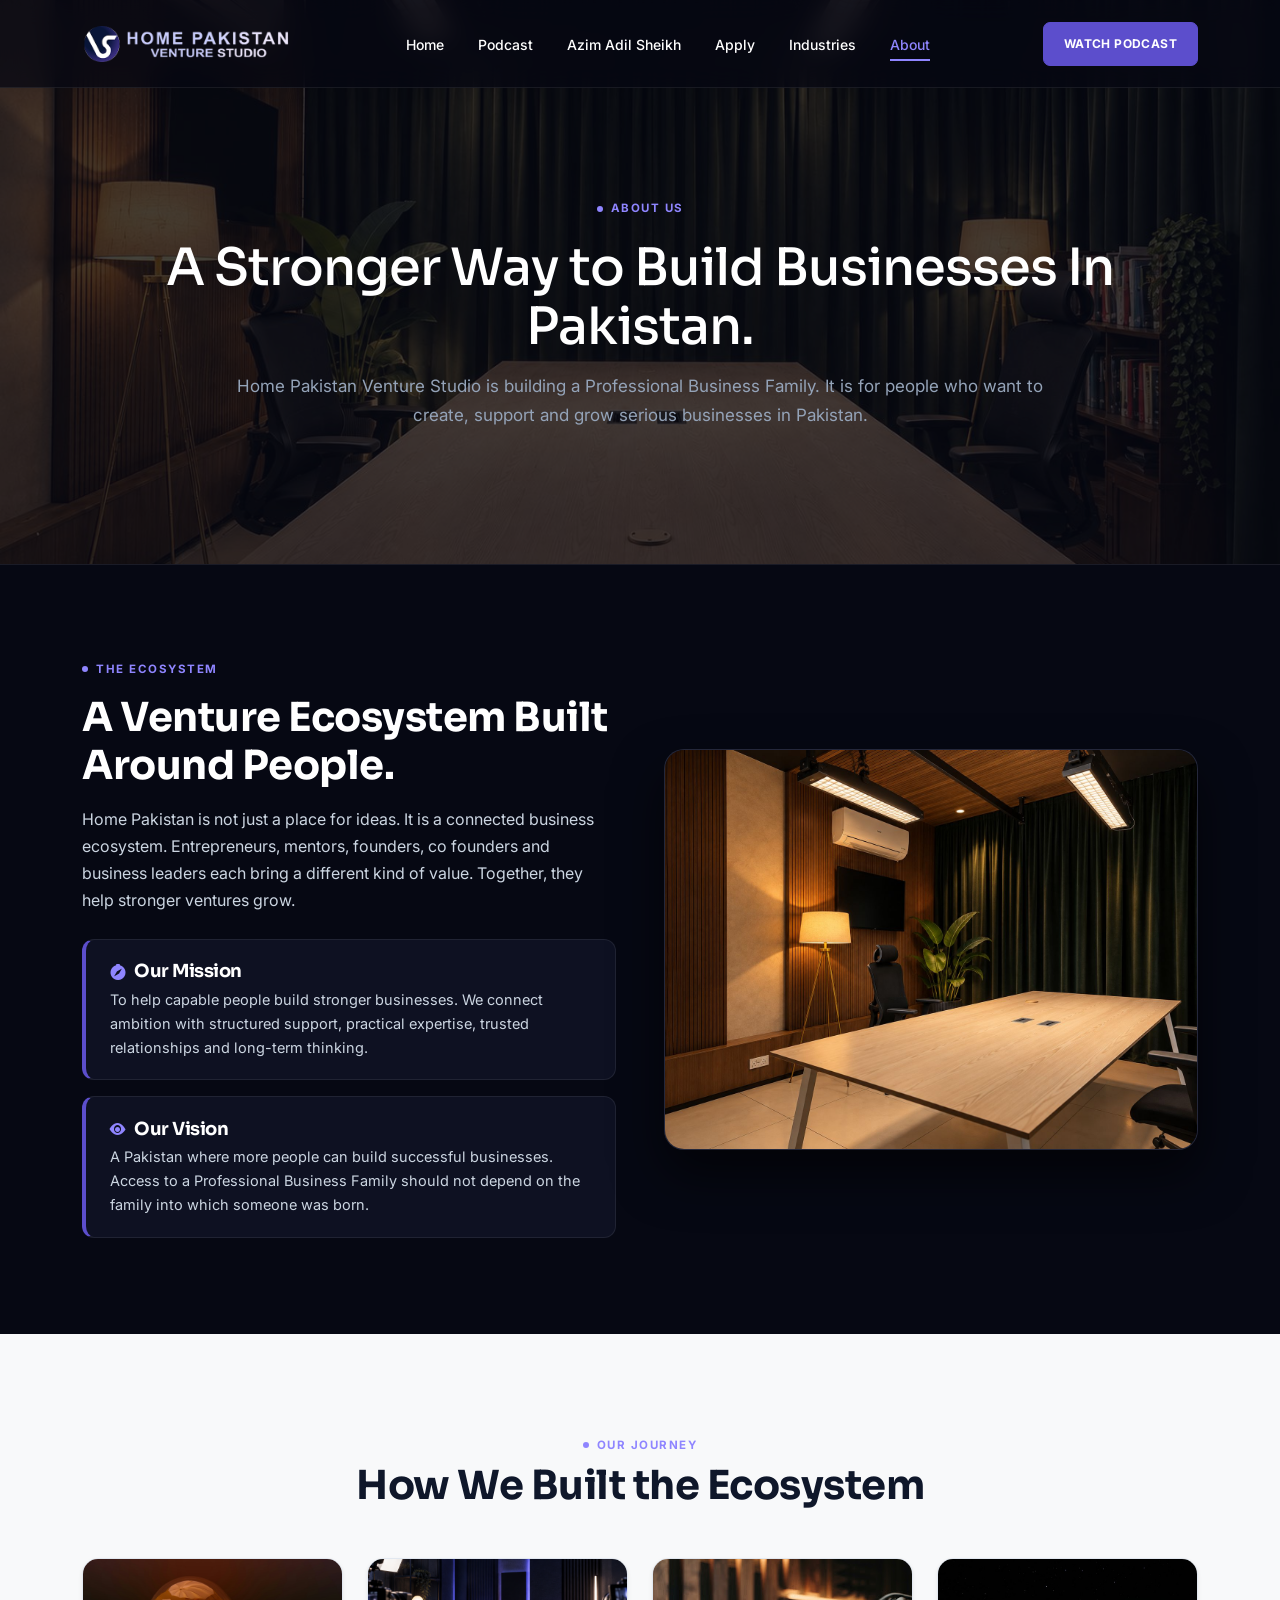
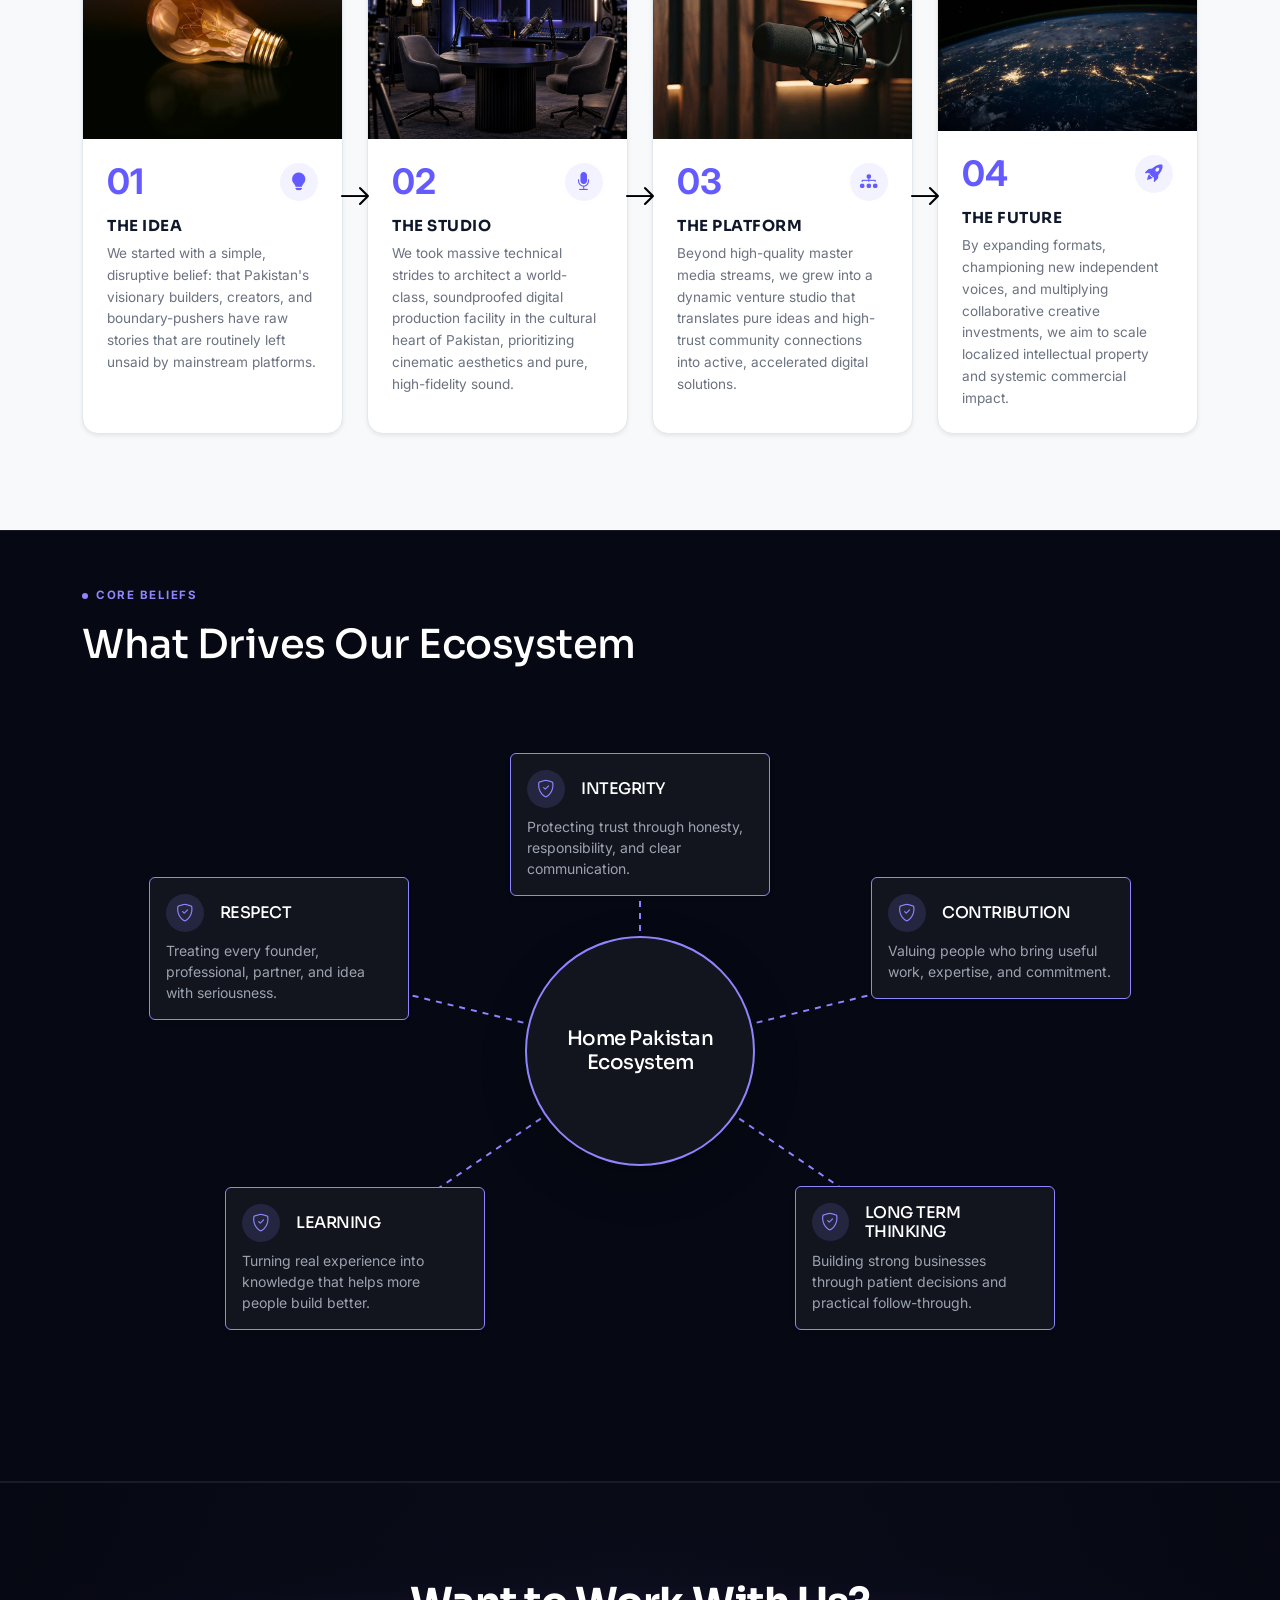
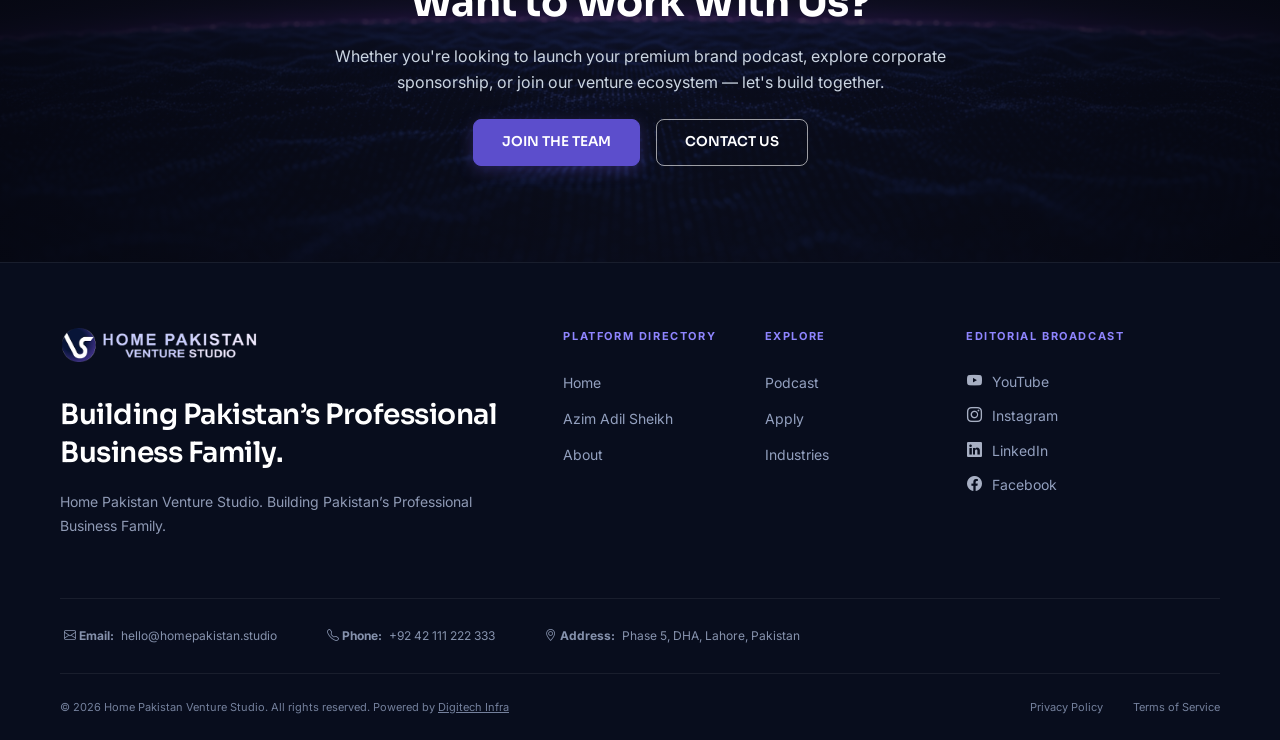
<file: about.html>
<!DOCTYPE html>
<html lang="en">

<head>
  <meta charset="UTF-8">
  <meta name="viewport" content="width=device-width, initial-scale=1.0">
  <meta name="description"
    content="About Home Pakistan Venture Studio — A venture ecosystem built around people, structured support, and long-term thinking.">
  <title>About Us — Home Pakistan Venture Studio</title>

  <!-- Favicon -->
  <link rel="icon" type="image/webp" href="./images/Logo.webp">
  <link rel="shortcut icon" type="image/webp" href="./images/Logo.webp">

  <!-- Google Fonts: Inter & Sora -->
  <link rel="preconnect" href="https://fonts.googleapis.com">
  <link rel="preconnect" href="https://fonts.gstatic.com" crossorigin>
  <link
    href="https://fonts.googleapis.com/css2?family=Inter:wght@400;500;600;700&family=Sora:wght@600;700;800&display=swap"
    rel="stylesheet">

  <!-- Bootstrap 5.3 CSS -->
  <link href="https://cdn.jsdelivr.net/npm/bootstrap@5.3.3/dist/css/bootstrap.min.css" rel="stylesheet"
    integrity="sha384-QWTKZyjpPEjISv5WaRU9OFeRpok6YctnYmDr5pNlyT2bRjXh0JMhjY6hW+ALEwIH" crossorigin="anonymous">

  <!-- Bootstrap Icons -->
  <link rel="stylesheet" href="https://cdn.jsdelivr.net/npm/bootstrap-icons@1.11.3/font/bootstrap-icons.min.css">

  <!-- Components CSS -->
  <link rel="stylesheet" href="./components/header.css">
  <link rel="stylesheet" href="./components/footer.css">

  <!-- Custom Stylesheet -->
  <link rel="stylesheet" href="about.css">
</head>

<body>

  <!-- ==========================================================================
       HEADER COMPONENT (Loaded via components.js)
       ========================================================================== -->
  <div id="header"></div>

  <!-- ==========================================================================
       1. HERO SECTION (Screenshot 1)
       ========================================================================== -->
  <section class="about-hero-section text-center position-relative overflow-hidden" id="aboutHero">
    <!-- Atmospheric Studio Backdrop & Gradient Overlay -->
    <img src="images/studio-pic-1.jpeg" alt="About Studio Backdrop" class="about-hero-backdrop">
    <div class="about-hero-overlay"></div>

    <div class="container position-relative py-lg-4" style="z-index: 2;">
      <!-- Eyebrow Tag -->
      <div class="d-inline-flex align-items-center gap-2 mb-3 px-3 py-1 rounded-pill">
        <span class="eyebrow-dot"></span>
        <span class="text-uppercase fw-bold eyebrow-tag">ABOUT US</span>
      </div>

      <!-- Headline -->
      <h1 class="about-hero-title sora-800 text-white mb-3">A Stronger Way to Build Businesses In Pakistan.</h1>

      <!-- Supporting Copy -->
      <p class="about-hero-lead mx-auto mb-0">
        Home Pakistan Venture Studio is building a Professional Business Family. It is for people who want to create,
        support and grow serious businesses in Pakistan.
      </p>
    </div>
  </section>

  <!-- ==========================================================================
       2. WHAT HOME PAKISTAN IS + MISSION & VISION (Screenshot 1 Split Layout)
       ========================================================================== -->
  <section class="about-ecosystem-section container-fluid py-5" id="ecosystemSection">
    <div class="container py-lg-5">
      <div class="row g-5 align-items-center">

        <!-- LEFT COLUMN: What Home Pakistan is, Mission & Vision -->
        <div class="col-12 col-lg-6">
          <div class="d-flex align-items-center gap-2 mb-3">
            <span class="eyebrow-dot"></span>
            <span class="text-uppercase fw-bold eyebrow-tag">THE ECOSYSTEM</span>
          </div>

          <h2 class="h1 fw-bold text-white mb-3">A Venture Ecosystem Built Around People.</h2>

          <p class="text-muted-custom mb-4" style="font-size: 16px; line-height: 1.7;">
            Home Pakistan is not just a place for ideas. It is a connected business ecosystem. Entrepreneurs, mentors,
            founders, co founders and business leaders each bring a different kind of value. Together, they help
            stronger ventures grow.
          </p>

          <!-- Mission & Vision Cards -->
          <div class="d-flex flex-column gap-3">
            <!-- Mission Card -->
            <div class="mission-vision-card">
              <div class="d-flex align-items-center gap-2 mb-1">
                <i class="bi bi-compass-fill" style="color: var(--purple-accent);"></i>
                <h3 class="mb-0">Our Mission</h3>
              </div>
              <p>
                To help capable people build stronger businesses. We connect ambition with structured support, practical
                expertise, trusted relationships and long-term thinking.
              </p>
            </div>

            <!-- Vision Card -->
            <div class="mission-vision-card">
              <div class="d-flex align-items-center gap-2 mb-1">
                <i class="bi bi-eye-fill" style="color: var(--purple-accent);"></i>
                <h3 class="mb-0">Our Vision</h3>
              </div>
              <p>
                A Pakistan where more people can build successful businesses. Access to a Professional Business Family
                should not depend on the family into which someone was born.
              </p>
            </div>
          </div>
        </div>

        <!-- RIGHT COLUMN: Ecosystem Image (Figma Screenshot 1 Team Meeting Frame) -->
        <div class="col-12 col-lg-6">
          <div class="ecosystem-photo-frame">
            <!-- src empty as instructed; fallback placeholder displayed until user adds asset -->
            <img src="./images/studio-pic-3.jpeg " alt="Home Pakistan Venture Team in Studio"
              class="w-100 h-100 object-fit-cover">
          </div>
        </div>

      </div>
    </div>
  </section>

  <!-- ==========================================================================
       3. HOW WE BUILT THE ECOSYSTEM (Screenshot 1 White Section)
       ========================================================================== -->
  <section class="about-journey-section py-5" id="journeySection">
    <div class="container py-lg-5">
      <div class="text-center mb-5">
        <div class="d-inline-flex align-items-center gap-2 mb-2">
          <span class="eyebrow-dot"></span>
          <span class="text-uppercase fw-bold eyebrow-tag">OUR JOURNEY</span>
        </div>
        <h2 class="h1 fw-bold mb-0">How We Built the Ecosystem</h2>
      </div>

      <div class="journey-flow-wrapper">
        <div class="row row-cols-lg-4 row-cols-1 g-4 justify-content-center align-items-stretch position-relative">

          <!-- STEP 01: THE IDEA -->
          <div class="col journey-col">
            <div class="journey-card card h-100 rounded-4 bg-white overflow-hidden shadow-sm position-relative">
              <img src="images/journey-idea.jpg" class="card-img-top journey-card-img h-100 w-100 object-fit-cover" alt="The Idea">
              <div class="card-body p-4 d-flex flex-column">
                <div class="d-flex align-items-center justify-content-between mb-3">
                  <span class="journey-number fw-bold">01</span>
                  <div class="journey-icon-box rounded-circle d-flex align-items-center justify-content-center">
                    <i class="bi bi-lightbulb-fill"></i>
                  </div>
                </div>
                <h3 class="journey-step-title text-uppercase fw-bold mb-2">THE IDEA</h3>
                <p class="journey-step-text card-text small mb-0">
                  We started with a simple, disruptive belief: that Pakistan's visionary builders, creators, and
                  boundary-pushers have raw stories that are routinely left unsaid by mainstream platforms.
                </p>

              </div>
            </div>
            <span class="journey-step-arrow" aria-hidden="true"><i class="bi bi-arrow-right"></i></span>
          </div>


          <!-- STEP 02: THE STUDIO -->
          <div class="col journey-col">
            <div class="journey-card card h-100 rounded-4 bg-white overflow-hidden shadow-sm position-relative">
              <img src="images/azim-profile-podcast-studio.png" class="card-img-top journey-card-img h-100 w-100 object-fit-cover" alt="The Studio">
              <div class="card-body p-4 d-flex flex-column">
                <div class="d-flex align-items-center justify-content-between mb-3">
                  <span class="journey-number fw-bold">02</span>
                  <div class="journey-icon-box rounded-circle d-flex align-items-center justify-content-center">
                    <i class="bi bi-mic-fill"></i>
                  </div>
                </div>
                <h3 class="journey-step-title text-uppercase fw-bold mb-2">THE STUDIO</h3>
                <p class="journey-step-text card-text text-secondary small mb-0">
                  We took massive technical strides to architect a world-class, soundproofed digital production facility
                  in the cultural heart of Pakistan, prioritizing cinematic aesthetics and pure, high-fidelity sound.
                </p>
              </div>
            </div>
            <span class="journey-step-arrow" aria-hidden="true"><i class="bi bi-arrow-right"></i></span>
          </div>

          <!-- STEP 03: THE PLATFORM -->
          <div class="col journey-col">
            <div class="journey-card card h-100 rounded-4 bg-white overflow-hidden shadow-sm position-relative">
              <img src="images/gallery-mic-closeup.png" class="card-img-top h-100 w-100 journey-card-img object-fit-cover" alt="The Platform">
              <div class="card-body p-4 d-flex flex-column">
                <div class="d-flex align-items-center justify-content-between mb-3">
                  <span class="journey-number fw-bold">03</span>
                  <div class="journey-icon-box rounded-circle d-flex align-items-center justify-content-center">
                    <i class="bi bi-diagram-3-fill"></i>
                  </div>
                </div>
                <h3 class="journey-step-title text-uppercase fw-bold mb-2">THE PLATFORM</h3>
                <p class="journey-step-text card-text text-secondary small mb-0">
                  Beyond high-quality master media streams, we grew into a dynamic venture studio that translates pure
                  ideas and high-trust community connections into active, accelerated digital solutions.
                </p>

              </div>
            </div>
            <span class="journey-step-arrow" aria-hidden="true"><i class="bi bi-arrow-right"></i></span>
          </div>

          <!-- STEP 04: THE FUTURE -->
          <div class="col journey-col">
            <div class="journey-card card h-100 rounded-4 bg-white overflow-hidden shadow-sm position-relative">
              <img src="images/future-journey-image.jpg" class="card-img-top journey-card-img object-fit-cover h-100 w-100" alt="The Future">
              <div class="card-body p-4 d-flex flex-column">
                <div class="d-flex align-items-center justify-content-between mb-3">
                  <span class="journey-number fw-bold">04</span>
                  <div class="journey-icon-box rounded-circle d-flex align-items-center justify-content-center">
                    <i class="bi bi-rocket-takeoff-fill"></i>
                  </div>
                </div>
                <h3 class="journey-step-title text-uppercase fw-bold mb-2">THE FUTURE</h3>
                <p class="journey-step-text card-text text-secondary small mb-0">
                  By expanding formats, championing new independent voices, and multiplying collaborative creative
                  investments, we aim to scale localized intellectual property and systemic commercial impact.
                </p>
              </div>
            </div>
          </div>

        </div>
      </div>

    </div>
  </section>

  <!-- ==========================================================================
       4. CORE VALUES SECTION
       ========================================================================== -->
  <section class="about-values-section py-2" id="valuesSection">
    <div class="container py-5">
      <div class="d-flex align-items-center gap-2 mb-3">
        <span class="eyebrow-dot"></span>
        <span class="text-uppercase fw-bold eyebrow-tag">CORE BELIEFS</span>
      </div>

      <h1 class="sora-700 text-white">What Drives Our Ecosystem</h1>

      <div class="values-ecosystem-section py-3 position-relative">
        <div class="container">

          <!-- CENTRAL ECOSYSTEM DIAGRAM WRAPPER -->
          <div class="values-diagram-container position-relative my-5">

            <!-- SVG CONNECTING LINES (DESKTOP) -->
            <svg class="connecting-lines d-none d-lg-block position-absolute top-0 start-0 w-100 h-100"
              xmlns="http://www.w3.org/2000/svg">
              <!-- Lines connecting center (50%, 50%) to 5 surrounding node positions -->
              <line x1="50%" y1="50%" x2="50%" y2="10%" class="connector-line" />
              <line x1="50%" y1="50%" x2="85%" y2="35%" class="connector-line" />
              <line x1="50%" y1="50%" x2="75%" y2="80%" class="connector-line" />
              <line x1="50%" y1="50%" x2="25%" y2="80%" class="connector-line" />
              <line x1="50%" y1="50%" x2="15%" y2="35%" class="connector-line" />
            </svg>

            <!-- CENTER CIRCLE -->
            <div class="center-circle-wrapper d-flex align-items-center justify-content-center">
              <div
                class="center-circle text-center p-4 rounded-circle shadow-lg d-flex flex-column justify-content-center align-items-center">
                <h2 class="h5 mb-0 sora-700 text-white">Home Pakistan Ecosystem</h2>
              </div>
            </div>

            <!-- 5 CONNECTED BRANCHES CONTAINER -->
            <div class="branches-wrapper">

              <!-- BRANCH 1: Integrity -->
              <article class="value-branch-card branch-1 p-3 rounded shadow-sm">
                <div class="d-flex align-items-center gap-3 mb-2">
                  <div class="branch-icon-box rounded-circle d-flex align-items-center justify-content-center">
                    <i class="bi bi-shield-check text-purple"></i>
                  </div>
                  <h3 class="h6 mb-0 sora-700 text-white text-uppercase">Integrity</h3>
                </div>
                <p class="mb-0 inter-400 small">Protecting trust through honesty, responsibility, and clear
                  communication.</p>
              </article>

              <!-- BRANCH 2: Contribution -->
              <article class="value-branch-card branch-2 p-3 rounded shadow-sm">
                <div class="d-flex align-items-center gap-3 mb-2">
                  <div class="branch-icon-box rounded-circle d-flex align-items-center justify-content-center">
                    <i class="bi bi-shield-check text-purple"></i>
                  </div>
                  <h3 class="h6 mb-0 sora-700 text-white text-uppercase">Contribution</h3>
                </div>
                <p class="mb-0 inter-400 small">Valuing people who bring useful work, expertise, and commitment.
                </p>
              </article>

              <!-- BRANCH 3: Long Term Thinking -->
              <article class="value-branch-card branch-3 p-3 rounded shadow-sm">
                <div class="d-flex align-items-center gap-3 mb-2">
                  <div class="branch-icon-box rounded-circle d-flex align-items-center justify-content-center">
                    <i class="bi bi-shield-check text-purple"></i>
                  </div>
                  <h3 class="h6 mb-0 sora-700 text-white text-uppercase">Long Term Thinking</h3>
                </div>
                <p class="mb-0 inter-400 small">Building strong businesses through patient decisions and practical
                  follow-through.</p>
              </article>

              <!-- BRANCH 4: Learning -->
              <article class="value-branch-card branch-4 p-3 rounded shadow-sm">
                <div class="d-flex align-items-center gap-3 mb-2">
                  <div class="branch-icon-box rounded-circle d-flex align-items-center justify-content-center">
                    <i class="bi bi-shield-check text-purple"></i>
                  </div>
                  <h3 class="h6 mb-0 sora-700 text-white text-uppercase">Learning</h3>
                </div>
                <p class="mb-0 inter-400 small">Turning real experience into knowledge that helps more people build
                  better.</p>
              </article>

              <!-- BRANCH 5: Respect -->
              <article class="value-branch-card branch-5 p-3 rounded shadow-sm">
                <div class="d-flex align-items-center gap-3 mb-2">
                  <div class="branch-icon-box rounded-circle d-flex align-items-center justify-content-center">
                    <i class="bi bi-shield-check text-purple"></i>
                  </div>
                  <h3 class="h6 mb-0 sora-700 text-white text-uppercase">Respect</h3>
                </div>
                <p class="mb-0 inter-400 small">Treating every founder, professional, partner, and idea with
                  seriousness.</p>
              </article>

            </div>
          </div>

        </div>
      </div>


    </div>
  </section>

  <!-- ==========================================================================
       5. OUR TEAM SECTION (Screenshot 2 Middle)
       ========================================================================== -->
  <!-- <section class="about-team-section py-5" id="teamSection">
    <div class="container py-lg-5">
      <div class="d-flex align-items-center gap-2 mb-3">
        <span class="eyebrow-dot"></span>
        <span class="text-uppercase fw-bold eyebrow-tag">THE CORE TEAM</span>
      </div>

      <h2 class="h1 fw-bold text-white mb-5">PEOPLE BUILDING THE ECOSYSTEM.</h2>

      <div class="row row-cols-lg-4 row-cols-sm-2 row-cols-1 g-4">

        <div class="col">
          <div class="team-member-card">
            <div class="team-photo-container">
              <img src="images/guest-farooq-ali.png" alt="Bilal Masood" class="w-100 h-100 object-fit-cover">
            </div>
            <div class="team-member-body">
              <h3 class="team-member-name">Bilal Masood</h3>
              <div class="team-member-role">Co-Founder & Partner</div>
              <p class="team-member-bio">
                Directing studio venture architecture, institutional founder networks, and capital deployment across
                Pakistan.
              </p>
              <a href="https://linkedin.com" target="_blank" rel="noopener noreferrer" class="team-member-link">
                <i class="bi bi-linkedin"></i>
                <span>Profile</span>
              </a>
            </div>
          </div>
        </div>

        <div class="col">
          <div class="team-member-card">
            <div class="team-photo-container">
              <img src="images/guest-sana-malik.png" alt="Zainab Raza" class="w-100 h-100 object-fit-cover">
            </div>
            <div class="team-member-body">
              <h3 class="team-member-name">Zainab Raza</h3>
              <div class="team-member-role">Lead Creative Director</div>
              <p class="team-member-bio">
                Shaping sovereign visual identities, executive brand narratives, and high-impact media production.
              </p>
              <a href="https://linkedin.com" target="_blank" rel="noopener noreferrer" class="team-member-link">
                <i class="bi bi-linkedin"></i>
                <span>Profile</span>
              </a>
            </div>
          </div>
        </div>

        <div class="col">
          <div class="team-member-card">
            <div class="team-photo-container">
              <img src="images/guest-kamran-gohar.png" alt="Omar Ali" class="w-100 h-100 object-fit-cover">
            </div>
            <div class="team-member-body">
              <h3 class="team-member-name">Omar Ali</h3>
              <div class="team-member-role">Chief Sound Engineer</div>
              <p class="team-member-bio">
                Overseeing broadcast-grade acoustic engineering and multi-track audio perfection in the studio.
              </p>
              <a href="https://linkedin.com" target="_blank" rel="noopener noreferrer" class="team-member-link">
                <i class="bi bi-linkedin"></i>
                <span>Profile</span>
              </a>
            </div>
          </div>
        </div>

        <div class="col">
          <div class="team-member-card">
            <div class="team-photo-container">
              <img src="images/guest-ayesha-malik.png" alt="Fatima Shah" class="w-100 h-100 object-fit-cover">
            </div>
            <div class="team-member-body">
              <h3 class="team-member-name">Fatima Shah</h3>
              <div class="team-member-role">Venture Partner</div>
              <p class="team-member-bio">
                Mentoring high-potential founders, scaling operational governance, and guiding cross-border market
                entry.
              </p>
              <a href="https://linkedin.com" target="_blank" rel="noopener noreferrer" class="team-member-link">
                <i class="bi bi-linkedin"></i>
                <span>Profile</span>
              </a>
            </div>
          </div>
        </div>
      </div>
    </div>
  </section> -->

  <!-- ==========================================================================
       6. WANT TO WORK WITH US? CTA SECTION (Screenshot 2 Bottom)
       ========================================================================== -->
  <section class="about-cta-section py-5 position-relative text-center" id="workWithUsCta">
    <!-- Authentic wave texture from images/cta-bg.png -->
    <img src="images/cta-bg.png" alt="Wave Backdrop" class="about-cta-backdrop" onerror="this.style.display='none';">
    <div class="about-cta-overlay"></div>

    <div class="container position-relative py-5" style="z-index: 2;">
      <h2 class="h1 fw-bold text-white mb-3">Want to Work With Us?</h2>
      <p class="text-muted-custom mx-auto mb-4" style="max-width: 650px; font-size: 16px; line-height: 1.65;">
        Whether you're looking to launch your premium brand podcast, explore corporate sponsorship, or join our venture
        ecosystem — let's build together.
      </p>
      <div class="d-flex flex-wrap justify-content-center gap-3">
        <a href="application.html" class="btn btn-solid-purple">JOIN THE TEAM</a>
        <a href="application.html" class="btn btn-ghost-white">CONTACT US</a>
      </div>
    </div>
  </section>

  <!-- ==========================================================================
       FOOTER COMPONENT (Loaded via components.js)
       ========================================================================== -->
  <div id="footer"></div>

  <!-- Bootstrap 5.3 JS Bundle -->
  <script src="https://cdn.jsdelivr.net/npm/bootstrap@5.3.3/dist/js/bootstrap.bundle.min.js"
    integrity="sha384-YvpcrYf0tY3lHB60NNkmXc5s9fDVZLESaAA55NDzOxhy9GkcIdslK1eN7N6jIeHz"
    crossorigin="anonymous"></script>

  <!-- Shared Components Loader -->
  <script src="./components.js"></script>

  <!-- Highlight Active Navigation Item for About Page -->
  <script>
    document.addEventListener("DOMContentLoaded", function () {
      // Check periodically until components.js loads the header into DOM
      const interval = setInterval(function () {
        const aboutLink = document.querySelector('.navbar-nav a[href="./about.html"], .navbar-nav a[href="about.html"]');
        if (aboutLink) {
          document.querySelectorAll('.navbar-nav .nav-link').forEach(link => link.classList.remove('active'));
          aboutLink.classList.add('active');
          clearInterval(interval);
        }
      }, 50);
      setTimeout(() => clearInterval(interval), 3000);
    });
  </script>
</body>

</html>
</file>
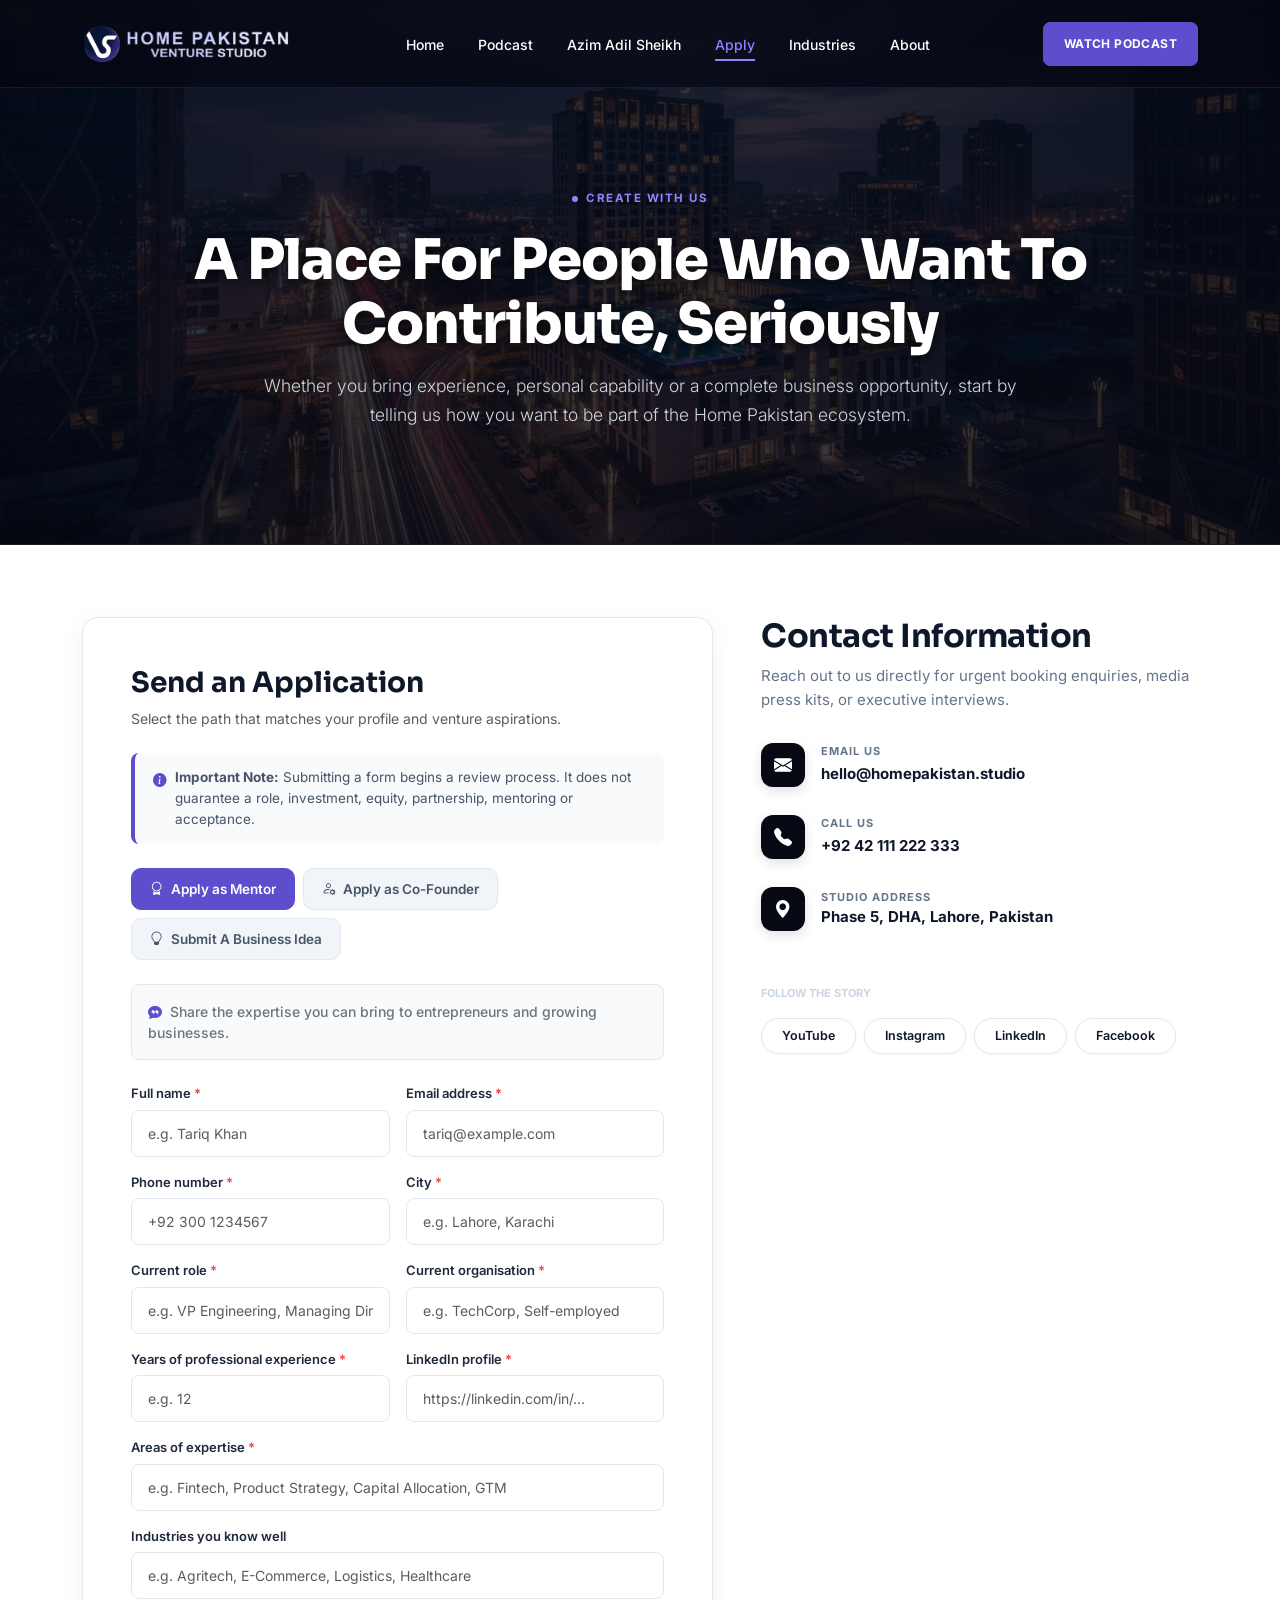
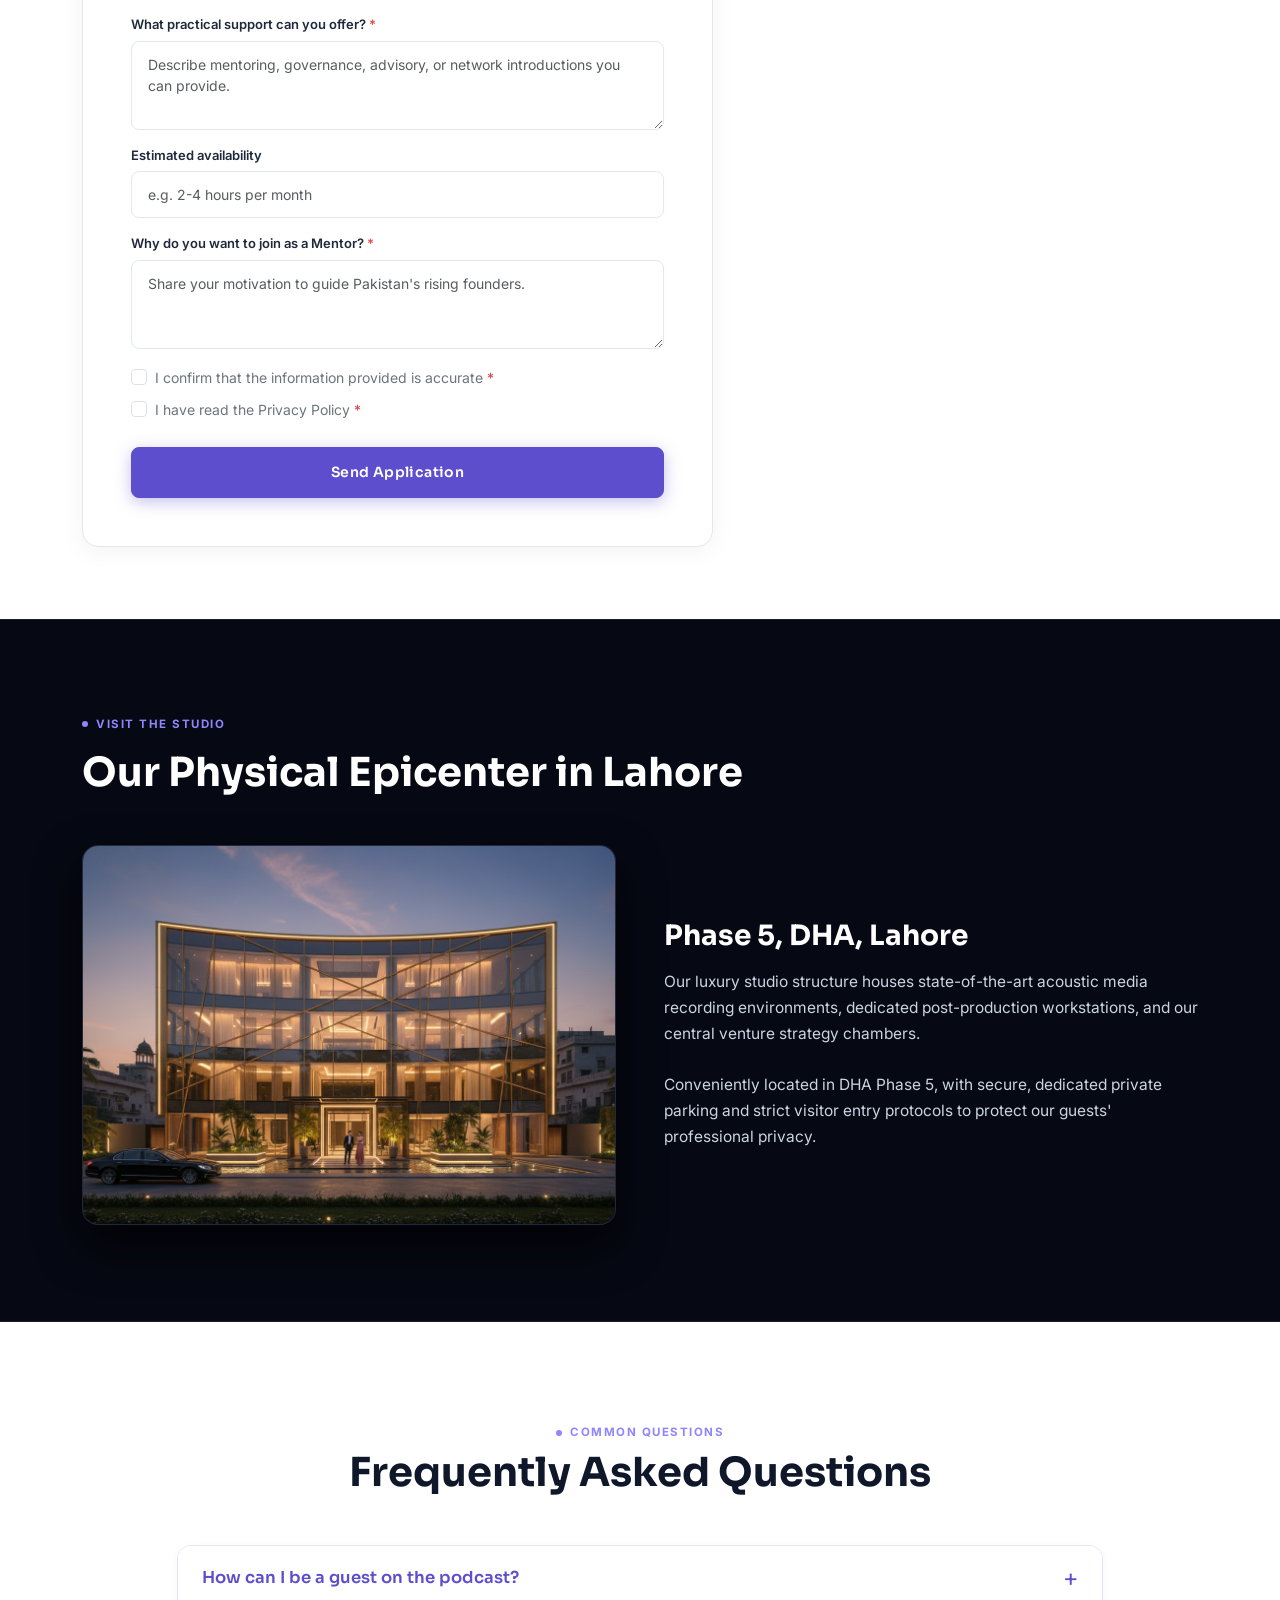
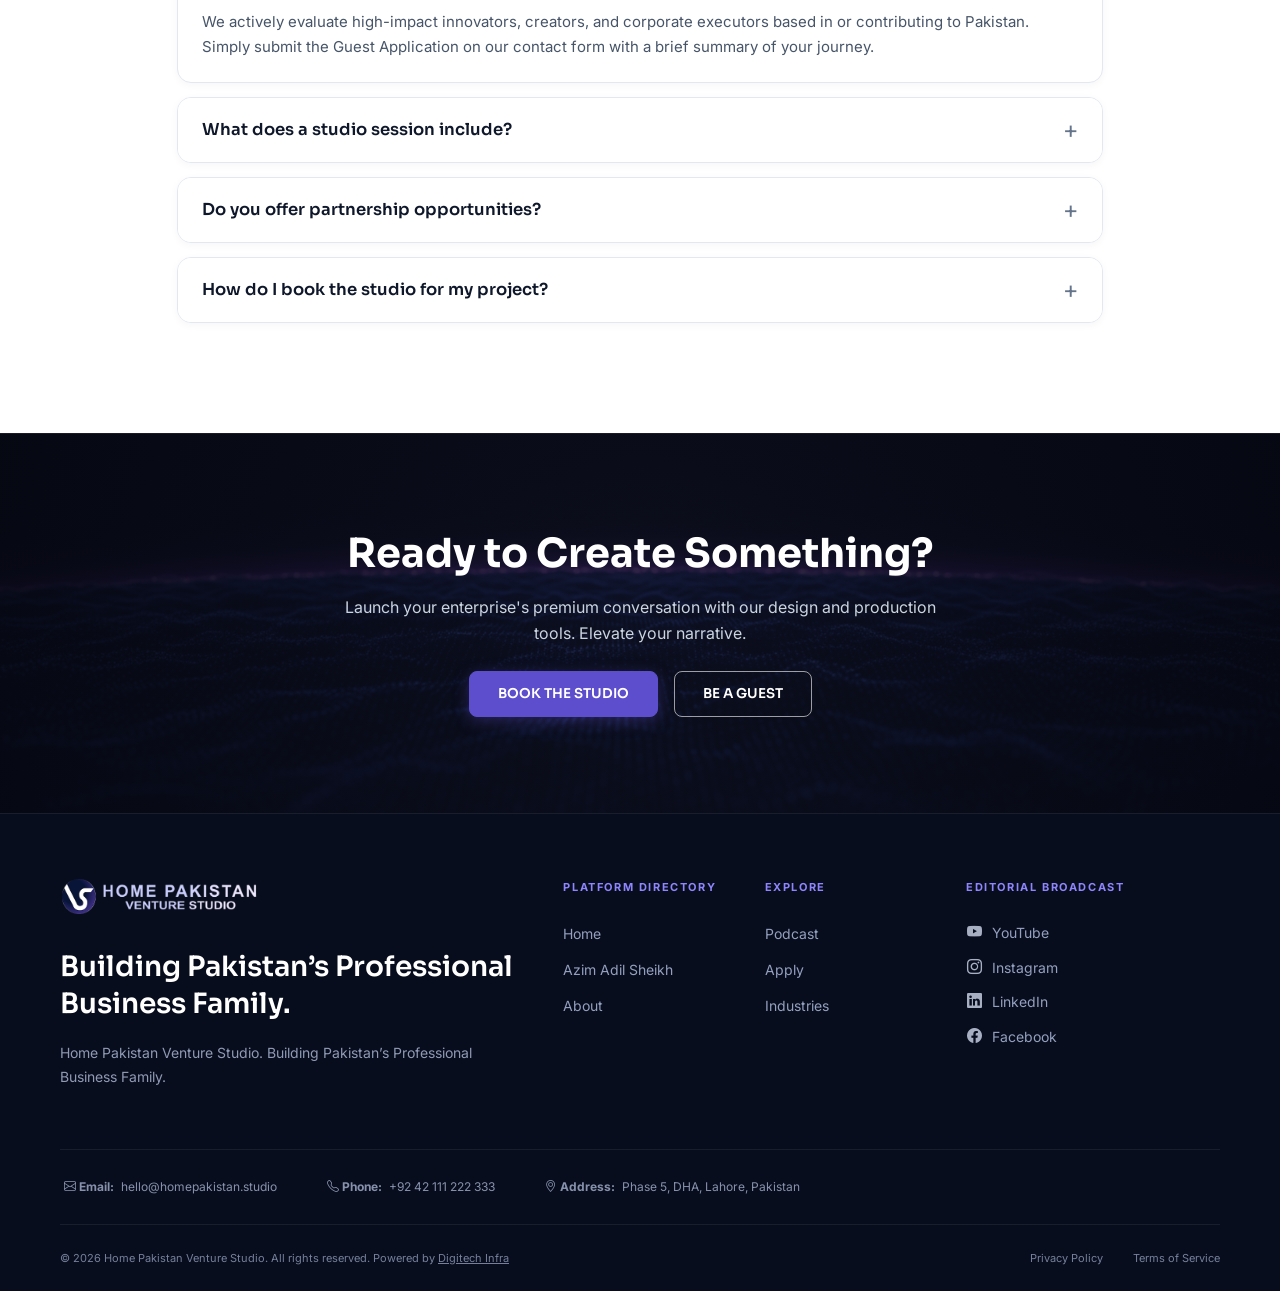
<file: application.html>
<!DOCTYPE html>
<html lang="en">

<head>
  <meta charset="UTF-8">
  <meta name="viewport" content="width=device-width, initial-scale=1.0">
  <meta name="description"
    content="Find the right way to contribute to Home Pakistan Venture Studio. Apply as a Mentor, Co-Founder, or submit your Business Idea.">
  <title>Apply & Contribute — Home Pakistan Venture Studio</title>

  <!-- Favicon -->
  <link rel="icon" type="image/webp" href="./images/Logo.webp">
  <link rel="shortcut icon" type="image/webp" href="./images/Logo.webp">

  <!-- Google Fonts: Inter & Sora -->
  <link rel="preconnect" href="https://fonts.googleapis.com">
  <link rel="preconnect" href="https://fonts.gstatic.com" crossorigin>
  <link
    href="https://fonts.googleapis.com/css2?family=Inter:wght@400;500;600;700&family=Sora:wght@600;700;800&display=swap"
    rel="stylesheet">

  <!-- Bootstrap 5.3 CSS -->
  <link href="https://cdn.jsdelivr.net/npm/bootstrap@5.3.3/dist/css/bootstrap.min.css" rel="stylesheet"
    integrity="sha384-QWTKZyjpPEjISv5WaRU9OFeRpok6YctnYmDr5pNlyT2bRjXh0JMhjY6hW+ALEwIH" crossorigin="anonymous">

  <!-- Bootstrap Icons -->
  <link rel="stylesheet" href="https://cdn.jsdelivr.net/npm/bootstrap-icons@1.11.3/font/bootstrap-icons.min.css">

  <!-- Custom Stylesheet -->
  <link rel="stylesheet" href="application.css">

  <!-- Shared Header CSS -->
  <link rel="stylesheet" href="./components/header.css">

  <!-- Shared Footer CSS -->
  <link rel="stylesheet" href="./components/footer.css">
</head>

<body>

  <div id="header"></div>
  <!-- ==========================================================================
       2. Hero Section
       ========================================================================== -->
  <section class="form-hero-section text-center position-relative overflow-hidden" id="formHero">
    <!-- Backdrop Image & Overlay -->
    <img src="images/formHeroBackground.png" alt="Hero Backdrop" class="form-hero-backdrop">
    <div class="form-hero-overlay"></div>

    <div class="container position-relative py-lg-4" style="z-index: 2;">
      <!-- Eyebrow Tag -->
      <div class="d-inline-flex align-items-center gap-2 mb-3 px-3 py-1 rounded-pill">
        <span class="eyebrow-dot"></span>
        <span class="text-uppercase fw-bold eyebrow-tag">CREATE WITH US</span>
      </div>

      <!-- Headline -->
      <h1 class="form-hero-title text-white mb-3">A Place For People Who Want To Contribute, Seriously</h1>

      <!-- Supporting Copy -->
      <p class="lead text-muted-custom mx-auto mb-0" style="max-width: 780px; font-size: 17.5px; line-height: 1.65;">
        Whether you bring experience, personal capability or a complete business opportunity, start by telling us how
        you want to be part of the Home Pakistan ecosystem.
      </p>
    </div>
  </section>

  <!-- ==========================================================================
       3. Main Section: Application Form (White Card) + Contact Information
       ========================================================================== -->
  <section class="form-main-section py-5" id="applicationSection">
    <div class="container py-lg-4">
      <div class="row g-5 align-items-start">

        <!-- LEFT COLUMN: Three Clear Ways to Apply (White Card) -->
        <!-- LEFT COLUMN: Three Clear Ways to Apply (White Card) -->
        <div class="col-12 col-lg-7">
          <div class="app-form-card p-4 p-md-5">

            <div class="mb-4">
              <h2 class="h3 fw-bold mb-2">Send an Application</h2>
              <p class="text-muted small mb-0">Select the path that matches your profile and venture aspirations.</p>
            </div>

            <!-- Important Form Note -->
            <div class="form-notice-box mb-4">
              <div class="d-flex align-items-start gap-2">
                <i class="bi bi-info-circle-fill text-primary mt-1"
                  style="color: var(--purple-primary) !important;"></i>
                <div>
                  <strong>Important Note:</strong> Submitting a form begins a review process. It does not guarantee a
                  role, investment, equity, partnership, mentoring or acceptance.
                </div>
              </div>
            </div>

            <!-- 3 Application Path Tabs -->
            <div class="d-flex flex-wrap gap-2 mb-4" role="tablist" aria-label="Application Types">
              <button type="button" class="app-tab-btn active" data-tab="mentor" id="tabMentor"
                onclick="selectTab('mentor')">
                <i class="bi bi-award me-1"></i> Apply as Mentor
              </button>
              <button type="button" class="app-tab-btn" data-tab="cofounder" id="tabCofounder"
                onclick="selectTab('cofounder')">
                <i class="bi bi-person-gear me-1"></i> Apply as Co-Founder
              </button>
              <button type="button" class="app-tab-btn" data-tab="business" id="tabBusiness"
                onclick="selectTab('business')">
                <i class="bi bi-lightbulb me-1"></i> Submit A Business Idea
              </button>
            </div>

            <!-- Universal Submission Success Banner (Hidden by default) -->
            <div class="submission-success-card d-none mb-4" id="universalSuccessMessage">
              <div class="d-flex align-items-center gap-2 mb-1">
                <i class="bi bi-check-circle-fill fs-5"></i>
                <h4 class="h5 fw-bold mb-0 text-success">Application Received</h4>
              </div>
              <p class="mb-0 small" style="line-height: 1.6;">
                Thank you. We have received your submission. Our team will review the information you provided and
                contact you if there is a relevant next step.
              </p>
            </div>

            <!-- ----------------------------------------------------------------
              FORM 1: MENTOR APPLICATION
            ---------------------------------------------------------------- -->
            <form id="mentorForm" class="application-form" onsubmit="handleFormSubmit(event)">
              <div class="p-3 mb-4 rounded-3" style="background: #f8fafc; border: 1px solid #e2e8f0;">
                <p class="small text-secondary mb-0 fw-medium">
                  <i class="bi bi-chat-quote-fill me-1" style="color: var(--purple-primary);"></i>
                  Share the expertise you can bring to entrepreneurs and growing businesses.
                </p>
              </div>

              <div class="row g-3">
                <div class="col-12 col-md-6">
                  <label class="form-label-custom">Full name <span class="text-danger">*</span></label>
                  <input type="text" name="full_name" class="form-control form-control-custom w-100"
                    placeholder="e.g. Tariq Khan" required>
                </div>

                <div class="col-12 col-md-6">
                  <label class="form-label-custom">Email address <span class="text-danger">*</span></label>
                  <input type="email" name="email" class="form-control form-control-custom w-100"
                    placeholder="tariq@example.com" required>
                </div>

                <div class="col-12 col-md-6">
                  <label class="form-label-custom">Phone number <span class="text-danger">*</span></label>
                  <input type="tel" name="phone" class="form-control form-control-custom w-100"
                    placeholder="+92 300 1234567" required>
                </div>

                <div class="col-12 col-md-6">
                  <label class="form-label-custom">City <span class="text-danger">*</span></label>
                  <input type="text" name="city" class="form-control form-control-custom w-100"
                    placeholder="e.g. Lahore, Karachi" required>
                </div>

                <div class="col-12 col-md-6">
                  <label class="form-label-custom">Current role <span class="text-danger">*</span></label>
                  <input type="text" name="current_role" class="form-control form-control-custom w-100"
                    placeholder="e.g. VP Engineering, Managing Director" required>
                </div>

                <div class="col-12 col-md-6">
                  <label class="form-label-custom">Current organisation <span class="text-danger">*</span></label>
                  <input type="text" name="current_organization" class="form-control form-control-custom w-100"
                    placeholder="e.g. TechCorp, Self-employed" required>
                </div>

                <div class="col-12 col-md-6">
                  <label class="form-label-custom">Years of professional experience <span
                      class="text-danger">*</span></label>
                  <input type="number" min="0" name="experience" class="form-control form-control-custom w-100"
                    placeholder="e.g. 12" required>
                </div>

                <div class="col-12 col-md-6">
                  <label class="form-label-custom">LinkedIn profile <span class="text-danger">*</span></label>
                  <input type="url" name="linkedin_profile" class="form-control form-control-custom w-100"
                    placeholder="https://linkedin.com/in/..." required>
                </div>

                <div class="col-12">
                  <label class="form-label-custom">Areas of expertise <span class="text-danger">*</span></label>
                  <input type="text" name="expertise" class="form-control form-control-custom w-100"
                    placeholder="e.g. Fintech, Product Strategy, Capital Allocation, GTM" required>
                </div>

                <div class="col-12">
                  <label class="form-label-custom">Industries you know well</label>
                  <input type="text" name="industries" class="form-control form-control-custom w-100"
                    placeholder="e.g. Agritech, E-Commerce, Logistics, Healthcare">
                </div>

                <div class="col-12">
                  <label class="form-label-custom">What practical support can you offer? <span
                      class="text-danger">*</span></label>
                  <textarea rows="3" name="practical_support" class="form-control form-control-custom w-100"
                    placeholder="Describe mentoring, governance, advisory, or network introductions you can provide."
                    required></textarea>
                </div>

                <div class="col-12">
                  <label class="form-label-custom">Estimated availability</label>
                  <input type="text" name="availability" class="form-control form-control-custom w-100"
                    placeholder="e.g. 2-4 hours per month">
                </div>

                <div class="col-12">
                  <label class="form-label-custom">Why do you want to join as a Mentor? <span
                      class="text-danger">*</span></label>
                  <textarea rows="3" name="motivation" class="form-control form-control-custom w-100"
                    placeholder="Share your motivation to guide Pakistan's rising founders." required></textarea>
                </div>

                <!-- Checkboxes -->
                <div class="col-12 mt-3">
                  <div class="form-check mb-2">
                    <input class="form-check-input" type="checkbox" id="mentorCheckAccuracy" required>
                    <label class="form-check-label small text-secondary" for="mentorCheckAccuracy">
                      I confirm that the information provided is accurate <span class="text-danger">*</span>
                    </label>
                  </div>
                  <div class="form-check">
                    <input class="form-check-input" type="checkbox" id="mentorCheckPrivacy" required>
                    <label class="form-check-label small text-secondary" for="mentorCheckPrivacy">
                      I have read the Privacy Policy <span class="text-danger">*</span>
                    </label>
                  </div>
                </div>
              </div>
            </form>

            <!-- ----------------------------------------------------------------
            FORM 2: CO-FOUNDER APPLICATION
            ---------------------------------------------------------------- -->
            <form id="cofounderForm" class="application-form d-none" style="display: none;"
              onsubmit="handleFormSubmit(event)">
              <div class="p-3 mb-4 rounded-3" style="background: #f8fafc; border: 1px solid #e2e8f0;">
                <p class="small text-secondary mb-0 fw-medium">
                  <i class="bi bi-chat-quote-fill me-1" style="color: var(--purple-primary);"></i>
                  Apply if you want to bring your skills, passion and commitment to help build a company with the Home
                  Pakistan
                  ecosystem.
                </p>
              </div>

              <div class="row g-3">
                <div class="col-12 col-md-6">
                  <label class="form-label-custom">Full name <span class="text-danger">*</span></label>
                  <input type="text" name="full_name" class="form-control form-control-custom w-100"
                    placeholder="e.g. Sarah Ahmed" required>
                </div>

                <div class="col-12 col-md-6">
                  <label class="form-label-custom">Email address <span class="text-danger">*</span></label>
                  <input type="email" name="email" class="form-control form-control-custom w-100"
                    placeholder="sarah@example.com" required>
                </div>

                <div class="col-12 col-md-6">
                  <label class="form-label-custom">Phone number <span class="text-danger">*</span></label>
                  <input type="tel" name="phone" class="form-control form-control-custom w-100"
                    placeholder="+92 300 9876543" required>
                </div>

                <div class="col-12 col-md-6">
                  <label class="form-label-custom">City <span class="text-danger">*</span></label>
                  <input type="text" name="city" class="form-control form-control-custom w-100"
                    placeholder="e.g. Islamabad, Karachi" required>
                </div>

                <div class="col-12">
                  <label class="form-label-custom">LinkedIn profile</label>
                  <input type="url" name="linkedin_profile" class="form-control form-control-custom w-100"
                    placeholder="https://linkedin.com/in/...">
                </div>

                <div class="col-12 col-md-6">
                  <label class="form-label-custom">Primary skills <span class="text-danger">*</span></label>
                  <input type="text" name="primary_skills" class="form-control form-control-custom w-100"
                    placeholder="e.g. Full-Stack Dev, Growth & Sales, AI/ML" required>
                </div>

                <div class="col-12 col-md-6">
                  <label class="form-label-custom">Industries of interest <span class="text-danger">*</span></label>
                  <input type="text" name="industries_of_interest" class="form-control form-control-custom w-100"
                    placeholder="e.g. B2B SaaS, Quick Commerce, Clean Energy" required>
                </div>

                <div class="col-12">
                  <label class="form-label-custom">Relevant work experience <span class="text-danger">*</span></label>
                  <textarea rows="3" name="experience" class="form-control form-control-custom w-100"
                    placeholder="Key projects, previous startup builds, or leadership roles." required></textarea>
                </div>

                <div class="col-12">
                  <label class="form-label-custom">What type of work do you want to contribute? <span
                      class="text-danger">*</span></label>
                  <textarea rows="2" name="contribution" class="form-control form-control-custom w-100"
                    placeholder="e.g. Technical leadership, Product management, Operations" required></textarea>
                </div>

                <div class="col-12">
                  <label class="form-label-custom">What motivates you to build? <span
                      class="text-danger">*</span></label>
                  <textarea rows="2" name="motivation" class="form-control form-control-custom w-100"
                    placeholder="Why do you want to build a venture with Home Pakistan now?" required></textarea>
                </div>

                <div class="col-12 col-md-6">
                  <label class="form-label-custom">Availability <span class="text-danger">*</span></label>
                  <input type="text" name="availability" class="form-control form-control-custom w-100"
                    placeholder="e.g. Full-time, 30 days notice" required>
                </div>

                <div class="col-12 col-md-6">
                  <label class="form-label-custom">Portfolio or work links (optional)</label>
                  <input type="url" name="portfolio" class="form-control form-control-custom w-100"
                    placeholder="https://github.com/... or portfolio">
                </div>

                <!-- Checkboxes -->
                <div class="col-12 mt-3">
                  <div class="form-check mb-2">
                    <input class="form-check-input" type="checkbox" id="cofounderCheckAccuracy" required>
                    <label class="form-check-label small text-secondary" for="cofounderCheckAccuracy">
                      I confirm that the information provided is accurate <span class="text-danger">*</span>
                    </label>
                  </div>
                  <div class="form-check">
                    <input class="form-check-input" type="checkbox" id="cofounderCheckPrivacy" required>
                    <label class="form-check-label small text-secondary" for="cofounderCheckPrivacy">
                      I have read the Privacy Policy <span class="text-danger">*</span>
                    </label>
                  </div>
                </div>
              </div>
            </form>

            <!-- ----------------------------------------------------------------
                 FORM 3: SUBMIT BUSINESS IDEA
                 ---------------------------------------------------------------- -->
            <form id="businessForm" class="application-form d-none" style="display: none;"
              onsubmit="handleFormSubmit(event)">
              <div class="p-3 mb-4 rounded-3" style="background: #f8fafc; border: 1px solid #e2e8f0;">
                <p class="small text-secondary mb-0 fw-medium">
                  <i class="bi bi-chat-quote-fill me-1" style="color: var(--purple-primary);"></i>
                  Apply here if you are bringing a complete business idea, early venture or feasibility for Home
                  Pakistan to
                  review.
                </p>
              </div>

              <div class="row g-3">
                <div class="col-12 col-md-6">
                  <label class="form-label-custom">Full name <span class="text-danger">*</span></label>
                  <input type="text" name="full_name" class="form-control form-control-custom w-100"
                    placeholder="e.g. Bilal Rehman" required>
                </div>

                <div class="col-12 col-md-6">
                  <label class="form-label-custom">Email address <span class="text-danger">*</span></label>
                  <input type="email" name="email" class="form-control form-control-custom w-100"
                    placeholder="bilal@venture.pk" required>
                </div>

                <div class="col-12 col-md-6">
                  <label class="form-label-custom">Phone number <span class="text-danger">*</span></label>
                  <input type="tel" name="phone" class="form-control form-control-custom w-100"
                    placeholder="+92 321 4567890" required>
                </div>

                <div class="col-12 col-md-6">
                  <label class="form-label-custom">City <span class="text-danger">*</span></label>
                  <input type="text" name="city" class="form-control form-control-custom w-100"
                    placeholder="e.g. Lahore, Peshawar" required>
                </div>

                <div class="col-12 col-md-6">
                  <label class="form-label-custom">Venture or business name (optional)</label>
                  <input type="text" name="business_name" class="form-control form-control-custom w-100"
                    placeholder="e.g. AgriPak Dynamics">
                </div>

                <div class="col-12 col-md-6">
                  <label class="form-label-custom">Industry <span class="text-danger">*</span></label>
                  <input type="text" name="industry" class="form-control form-control-custom w-100"
                    placeholder="e.g. Agritech, Supply Chain, FinTech" required>
                </div>

                <div class="col-12">
                  <label class="form-label-custom">Business stage <span class="text-danger">*</span></label>
                  <select name="business_stage" class="form-select form-control-custom w-100" required>
                    <option value="" disabled selected>Select business stage</option>
                    <option value="concept">Idea / Concept Stage</option>
                    <option value="prototype">Prototype / Working MVP</option>
                    <option value="traction">Early Traction / Initial Revenue</option>
                    <option value="scaling">Growth & Scaling</option>
                  </select>
                </div>

                <div class="col-12">
                  <label class="form-label-custom">Describe the business idea in one sentence <span
                      class="text-danger">*</span></label>
                  <input type="text" name="idea_one_liner" class="form-control form-control-custom w-100"
                    placeholder="Clear, sharp one-liner overview" required>
                </div>

                <div class="col-12">
                  <label class="form-label-custom">What problem are you solving? <span
                      class="text-danger">*</span></label>
                  <textarea rows="2" name="problem_statement" class="form-control form-control-custom w-100"
                    placeholder="Explain the exact pain point in Pakistan's market." required></textarea>
                </div>

                <div class="col-12">
                  <label class="form-label-custom">Who is the customer? <span class="text-danger">*</span></label>
                  <input type="text" name="target_customer" class="form-control form-control-custom w-100"
                    placeholder="e.g. Smallholder farmers in Punjab, Tier-2 retail merchants" required>
                </div>

                <div class="col-12">
                  <label class="form-label-custom">What makes the idea feasible? <span
                      class="text-danger">*</span></label>
                  <textarea rows="2" name="feasibility" class="form-control form-control-custom w-100"
                    placeholder="Why now? What unit economics or unfair advantage exists?" required></textarea>
                </div>

                <div class="col-12">
                  <label class="form-label-custom">What have you achieved so far?</label>
                  <textarea rows="2" name="achievements" class="form-control form-control-custom w-100"
                    placeholder="Pilots, user interviews, waitlist, prototype results"></textarea>
                </div>

                <div class="col-12">
                  <label class="form-label-custom">Team details</label>
                  <textarea rows="2" name="team_details" class="form-control form-control-custom w-100"
                    placeholder="Co-founders, key operators, backgrounds"></textarea>
                </div>

                <div class="col-12">
                  <label class="form-label-custom">What support are you looking for? <span
                      class="text-danger">*</span></label>
                  <textarea rows="2" name="support_needed" class="form-control form-control-custom w-100"
                    placeholder="e.g. Seed investment, co-founding operator, venture incubation" required></textarea>
                </div>

                <div class="col-12 col-md-6">
                  <label class="form-label-custom">Pitch deck or feasibility document (PDF, optional)</label>
                  <input type="file" name="pitch_deck" class="form-control form-control-custom w-100" accept=".pdf">
                </div>

                <div class="col-12 col-md-6">
                  <label class="form-label-custom">Website or product link (optional)</label>
                  <input type="url" name="website_link" class="form-control form-control-custom w-100"
                    placeholder="https://...">
                </div>

                <!-- Checkboxes -->
                <div class="col-12 mt-3">
                  <div class="form-check mb-2">
                    <input class="form-check-input" type="checkbox" id="businessCheckAccuracy" required>
                    <label class="form-check-label small text-secondary" for="businessCheckAccuracy">
                      I confirm that the information provided is accurate <span class="text-danger">*</span>
                    </label>
                  </div>
                  <div class="form-check">
                    <input class="form-check-input" type="checkbox" id="businessCheckPrivacy" required>
                    <label class="form-check-label small text-secondary" for="businessCheckPrivacy">
                      I have read the Privacy Policy <span class="text-danger">*</span>
                    </label>
                  </div>
                </div>
              </div>
            </form>

            <!-- Single Universal Submit Button -->
            <div class="col-12 mt-4">
              <button type="button" class="btn btn-send-application w-100" onclick="submitActiveForm()">
                Send Application
              </button>
            </div>

          </div>
        </div>

        <!-- RIGHT COLUMN: Contact Information (Figma Screenshot Layout) -->
        <div class="col-12 col-lg-5 ps-lg-4">
          <div class="mb-4">
            <h2 class="contact-info-title mb-2">Contact Information</h2>
            <p class="contact-info-desc">
              Reach out to us directly for urgent booking enquiries, media press kits, or executive interviews.
            </p>
          </div>

          <!-- Contact Cards -->
          <div class="d-flex flex-column gap-3 mb-5">
            <!-- Email -->
            <div class="contact-info-item">
              <div class="contact-icon-box">
                <i class="bi bi-envelope-fill"></i>
              </div>
              <div>
                <div class="contact-item-label">EMAIL US</div>
                <a href="mailto:hello@homepakistan.studio" class="contact-item-value">hello@homepakistan.studio</a>
              </div>
            </div>

            <!-- Phone -->
            <div class="contact-info-item">
              <div class="contact-icon-box">
                <i class="bi bi-telephone-fill"></i>
              </div>
              <div>
                <div class="contact-item-label">CALL US</div>
                <a href="tel:+9242111222333" class="contact-item-value">+92 42 111 222 333</a>
              </div>
            </div>

            <!-- Address -->
            <div class="contact-info-item">
              <div class="contact-icon-box">
                <i class="bi bi-geo-alt-fill"></i>
              </div>
              <div>
                <div class="contact-item-label">STUDIO ADDRESS</div>
                <div class="contact-item-value">Phase 5, DHA, Lahore, Pakistan</div>
              </div>
            </div>
          </div>

          <!-- Follow the Story Social Links -->
          <div>
            <div class="text-uppercase fw-bold letter-spacing-2 text-muted-custom mb-3" style="font-size: 11px;">
              FOLLOW THE STORY
            </div>
            <div class="d-flex flex-wrap gap-2">
              <a href="https://www.youtube.com/channel/UCfmvndr2jm7QHW4UyF9baTQ" target="_blank" rel="noopener noreferrer"
                class="social-pill-btn">YouTube</a>
              <a href="https://www.instagram.com/homepakistanventurestudio/" target="_blank" rel="noopener noreferrer"
                class="social-pill-btn">Instagram</a>
              <a href="https://www.linkedin.com/company/home-pakistan-venture-studio/home/" target="_blank" rel="noopener noreferrer"
                class="social-pill-btn">LinkedIn</a>
              <a href="https://www.facebook.com/profile.php?id=61591762546977&locale=fr_FR#" target="_blank" rel="noopener noreferrer"
                class="social-pill-btn">Facebook</a>
            </div>
          </div>
        </div>

      </div>
    </div>
  </section>

  <!-- ==========================================================================
       4. Physical Epicenter in Lahore (Screenshot 2)
       ========================================================================== -->
  <section class="epicenter-section py-5" id="epicenterSection">
    <div class="container py-lg-5">
      <!-- Section Tag -->
      <div class="d-flex align-items-center gap-2 mb-3">
        <span class="eyebrow-dot"></span>
        <span class="text-uppercase fw-bold eyebrow-tag">VISIT THE STUDIO</span>
      </div>

      <h2 class="h1 fw-bold text-white mb-5">Our Physical Epicenter in Lahore</h2>

      <div class="row g-4 g-lg-5 align-items-center">
        <!-- Building Image Frame (src empty as instructed so user can add custom photo) -->
        <div class="col-12 col-lg-6">
          <div class="studio-building-frame" style="height: 380px;">
            <img src="./images/formSection.png" alt="Phase 5 DHA Lahore Luxury Studio Structure"
              class="w-100 h-100 object-fit-cover"
              onerror="this.style.display='none'; this.parentElement.style.background='linear-gradient(135deg, #0e1122 0%, #1a1e38 100%)'; this.parentElement.innerHTML='<div class=\'d-flex flex-column align-items-center justify-content-center h-100 text-muted p-4 text-center\'><i class=\'bi bi-building fs-1 mb-2 text-purple-accent\'></i><span>Physical Studio Building Image</span></div>';">
          </div>
        </div>

        <!-- Studio Description Copy -->
        <div class="col-12 col-lg-6">
          <h3 class="h3 fw-bold text-white mb-3">Phase 5, DHA, Lahore</h3>
          <p class="text-muted-custom mb-4" style="font-size: 15.5px; line-height: 1.7;">
            Our luxury studio structure houses state-of-the-art acoustic media recording environments, dedicated
            post-production workstations, and our central venture strategy chambers.
          </p>
          <p class="text-muted-custom mb-0" style="font-size: 15.5px; line-height: 1.7;">
            Conveniently located in DHA Phase 5, with secure, dedicated private parking and strict visitor entry
            protocols to protect our guests' professional privacy.
          </p>
        </div>
      </div>
    </div>
  </section>

  <!-- ==========================================================================
       5. Frequently Asked Questions Section (Screenshot 3 - White Section)
       ========================================================================== -->
  <section class="faq-section py-5" id="faqSection">
    <div class="container py-lg-5">
      <div class="text-center mb-5">
        <div class="d-inline-flex align-items-center gap-2 mb-2">
          <span class="eyebrow-dot"></span>
          <span class="text-uppercase fw-bold eyebrow-tag">COMMON QUESTIONS</span>
        </div>
        <h2 class="h1 fw-bold mb-0">Frequently Asked Questions</h2>
      </div>

      <div class="row justify-content-center">
        <div class="col-12 col-lg-10">
          <div class="accordion faq-accordion" id="faqAccordion">

            <!-- Question 1 -->
            <div class="accordion-item">
              <h2 class="accordion-header" id="faqHead1">
                <button class="accordion-button" type="button" data-bs-toggle="collapse" data-bs-target="#faqCollapse1"
                  aria-expanded="true" aria-controls="faqCollapse1">
                  How can I be a guest on the podcast?
                </button>
              </h2>
              <div id="faqCollapse1" class="accordion-collapse collapse show" aria-labelledby="faqHead1"
                data-bs-parent="#faqAccordion">
                <div class="accordion-body">
                  We actively evaluate high-impact innovators, creators, and corporate executors based in or
                  contributing to Pakistan. Simply submit the Guest Application on our contact form with a brief summary
                  of your journey.
                </div>
              </div>
            </div>

            <!-- Question 2 -->
            <div class="accordion-item">
              <h2 class="accordion-header" id="faqHead2">
                <button class="accordion-button collapsed" type="button" data-bs-toggle="collapse"
                  data-bs-target="#faqCollapse2" aria-expanded="false" aria-controls="faqCollapse2">
                  What does a studio session include?
                </button>
              </h2>
              <div id="faqCollapse2" class="accordion-collapse collapse" aria-labelledby="faqHead2"
                data-bs-parent="#faqAccordion">
                <div class="accordion-body">
                  Every booking includes complete high-fidelity audio capture, 4K multi-angle videography, custom
                  ambient stage lighting configuration, and optional access to our professional editorial clip
                  production team.
                </div>
              </div>
            </div>

            <!-- Question 3 -->
            <div class="accordion-item">
              <h2 class="accordion-header" id="faqHead3">
                <button class="accordion-button collapsed" type="button" data-bs-toggle="collapse"
                  data-bs-target="#faqCollapse3" aria-expanded="false" aria-controls="faqCollapse3">
                  Do you offer partnership opportunities?
                </button>
              </h2>
              <div id="faqCollapse3" class="accordion-collapse collapse" aria-labelledby="faqHead3"
                data-bs-parent="#faqAccordion">
                <div class="accordion-body">
                  Yes, we collaborate closely with progressive national and global brands. We structure bespoke
                  high-production brand integrations, series sponsor spots, and direct product incubation paths.
                </div>
              </div>
            </div>

            <!-- Question 4 -->
            <div class="accordion-item">
              <h2 class="accordion-header" id="faqHead4">
                <button class="accordion-button collapsed" type="button" data-bs-toggle="collapse"
                  data-bs-target="#faqCollapse4" aria-expanded="false" aria-controls="faqCollapse4">
                  How do I book the studio for my project?
                </button>
              </h2>
              <div id="faqCollapse4" class="accordion-collapse collapse" aria-labelledby="faqHead4"
                data-bs-parent="#faqAccordion">
                <div class="accordion-body">
                  Select 'Studio Booking' in the contact form dropdown menu. Our operations manager will reach out with
                  pricing schedules, tech specs sheets, and open calendar blocks.
                </div>
              </div>
            </div>

          </div>
        </div>
      </div>
    </div>
  </section>

  <!-- ==========================================================================
       6. Ready to Create Something? CTA (Screenshot 4)
       ========================================================================== -->
  <section class="create-cta-section py-5 position-relative text-center" id="createCta">
    <!-- Background wave texture from Figma screenshot 4 -->
    <img src="images/cta-bg.png" alt="Wave Backdrop" class="create-cta-backdrop" onerror="this.style.display='none';">
    <div class="create-cta-overlay"></div>

    <div class="container position-relative py-5" style="z-index: 2;">
      <h2 class="h1 fw-bold text-white mb-3">Ready to Create Something?</h2>
      <p class="text-muted-custom mx-auto mb-4" style="max-width: 620px; font-size: 16px; line-height: 1.65;">
        Launch your enterprise's premium conversation with our design and production tools. Elevate your narrative.
      </p>
      <div class="d-flex flex-wrap justify-content-center gap-3">
        <a href="#applicationSection" class="btn btn-solid-purple">BOOK THE STUDIO</a>
        <a href="#applicationSection" class="btn btn-ghost-white">BE A GUEST</a>
      </div>
    </div>
  </section>

  <div id="footer"></div>

  <!-- Bootstrap 5.3 JS Bundle -->
  <script src="https://cdn.jsdelivr.net/npm/bootstrap@5.3.3/dist/js/bootstrap.bundle.min.js"
    integrity="sha384-YvpcrYf0tY3lHB60NNkmXc5s9fDVZLESaAA55NDzOxhy9GkcIdslK1eN7N6jIeHz"
    crossorigin="anonymous"></script>

  <script src="./components.js"></script>

  <!-- Interactive Form Switcher & Submission Handler -->
  <script>
    

    function selectTab(tabKey) {
      const tabs = {
        mentor: { btn: document.getElementById('tabMentor'), form: document.getElementById('mentorForm') },
        cofounder: { btn: document.getElementById('tabCofounder'), form: document.getElementById('cofounderForm') },
        business: { btn: document.getElementById('tabBusiness'), form: document.getElementById('businessForm') }
      };

      Object.keys(tabs).forEach(function (key) {
        const item = tabs[key];
        if (key === tabKey) {
          if (item.btn) item.btn.classList.add('active');
          if (item.form) {
            item.form.classList.remove('d-none');
            item.form.style.display = 'block';
          }
        } else {
          if (item.btn) item.btn.classList.remove('active');
          if (item.form) {
            item.form.classList.add('d-none');
            item.form.style.display = 'none';
          }
        }
      });

      const msg = document.getElementById('universalSuccessMessage');
      if (msg) msg.classList.add('d-none');
    }

    // Auto-select tab from URL parameter or hash
    document.addEventListener('DOMContentLoaded', function () {
      var urlParams = new URLSearchParams(window.location.search);
      var tabParam = urlParams.get('tab') || urlParams.get('type');
      var hash = window.location.hash.toLowerCase();

      var targetTab = null;
      if (tabParam) {
        targetTab = tabParam.toLowerCase();
      } else if (hash.includes('cofounder') || hash.includes('co-founder')) {
        targetTab = 'cofounder';
      } else if (hash.includes('business')) {
        targetTab = 'business';
      } else if (hash.includes('mentor')) {
        targetTab = 'mentor';
      }

      if (targetTab && ['mentor', 'cofounder', 'business'].indexOf(targetTab) !== -1) {
        selectTab(targetTab);
        setTimeout(function () {
          var section = document.getElementById('applicationSection');
          if (section) {
            section.scrollIntoView({ behavior: 'smooth', block: 'start' });
          }
        }, 150);
      }
    });


    function submitActiveForm() {
      // Currently visible form find karein (jo d-none na ho)
      const activeForm = document.querySelector('.application-form:not(.d-none)');

      if (activeForm) {
        // Agar form valid hai to submit karein, varna browser validation trigger karein
        if (activeForm.checkValidity()) {
          // Direct submit event trigger karein
          activeForm.requestSubmit();
        } else {
          // Validation error tooltips/styles trigger karein
          activeForm.reportValidity();
        }
      }
    }

    function handleFormSubmit(e) {
      e.preventDefault();
      const successBox = document.getElementById('universalSuccessMessage');
      if (successBox) {
        successBox.classList.remove('d-none');
        successBanner.scrollIntoView({ behavior: 'smooth', block: 'nearest' });
      }
      e.target.reset();
    }
  </script>
</body>

</html>
</file>
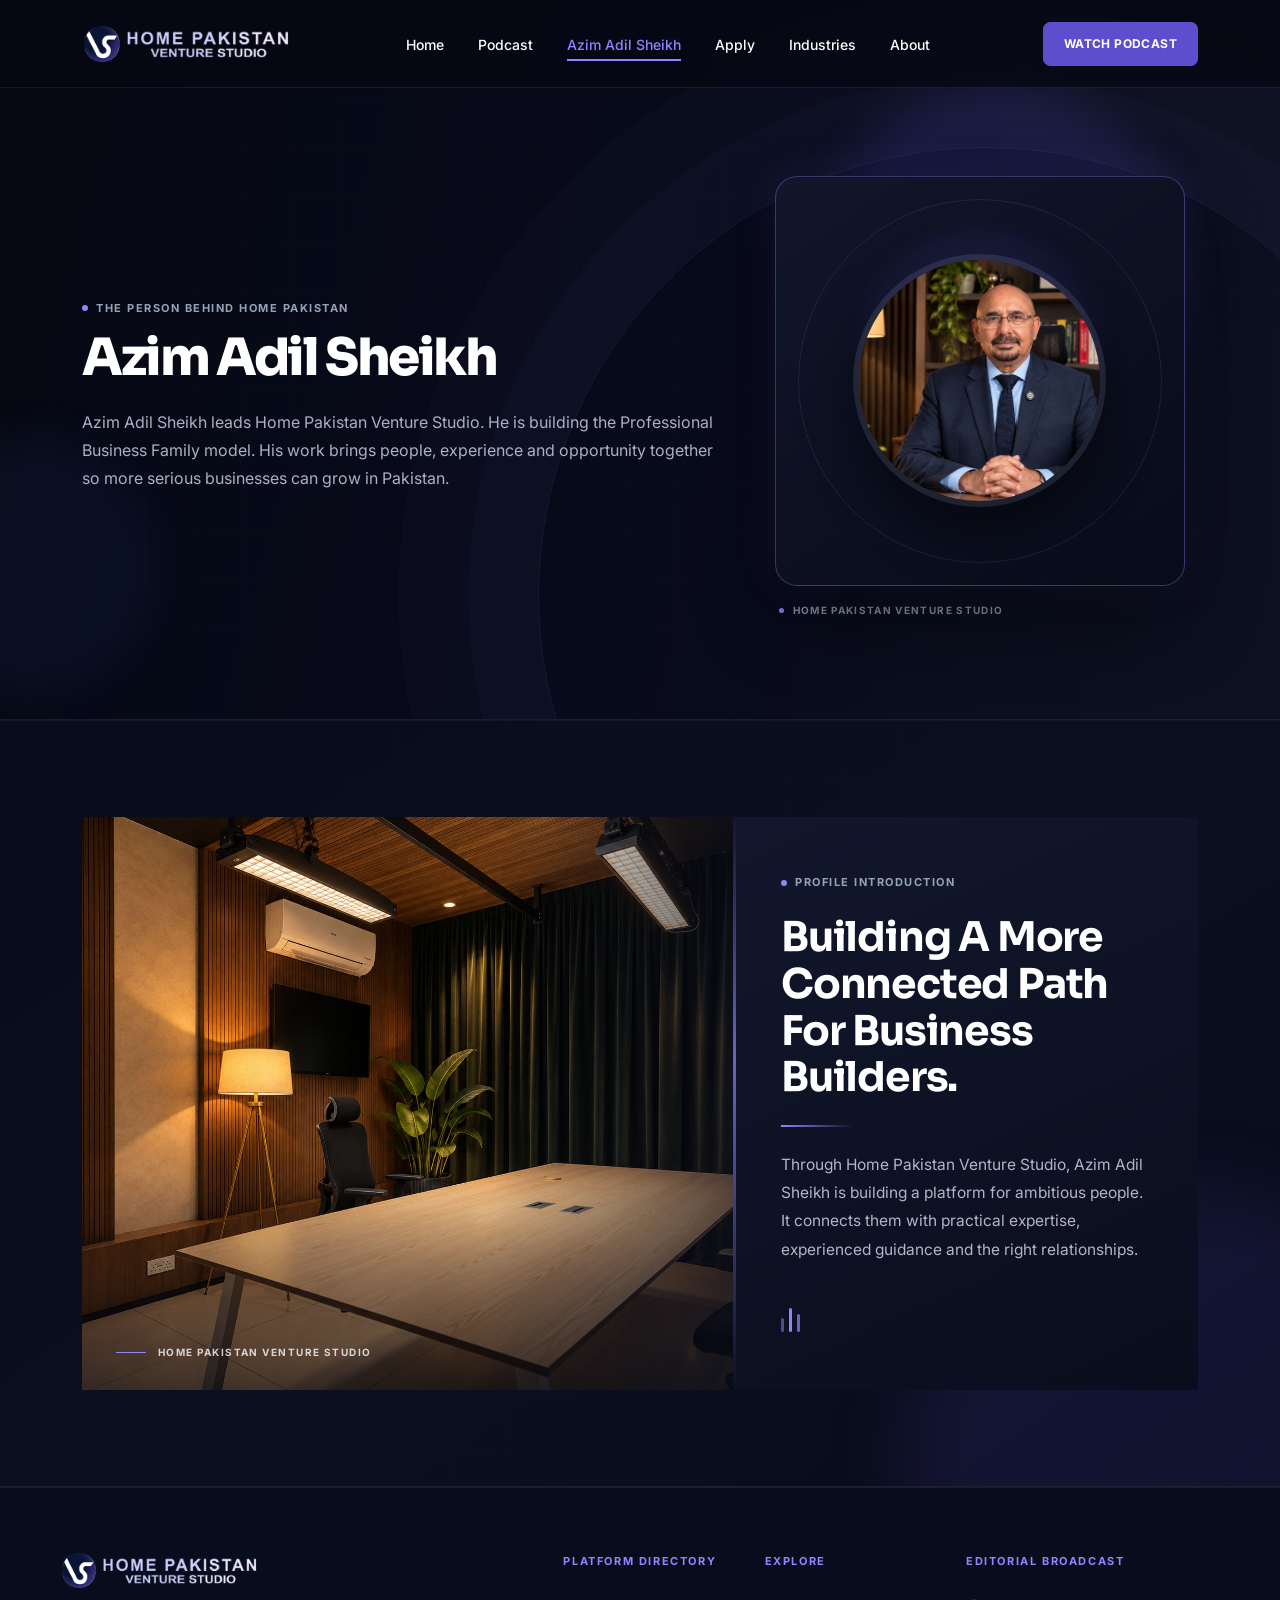
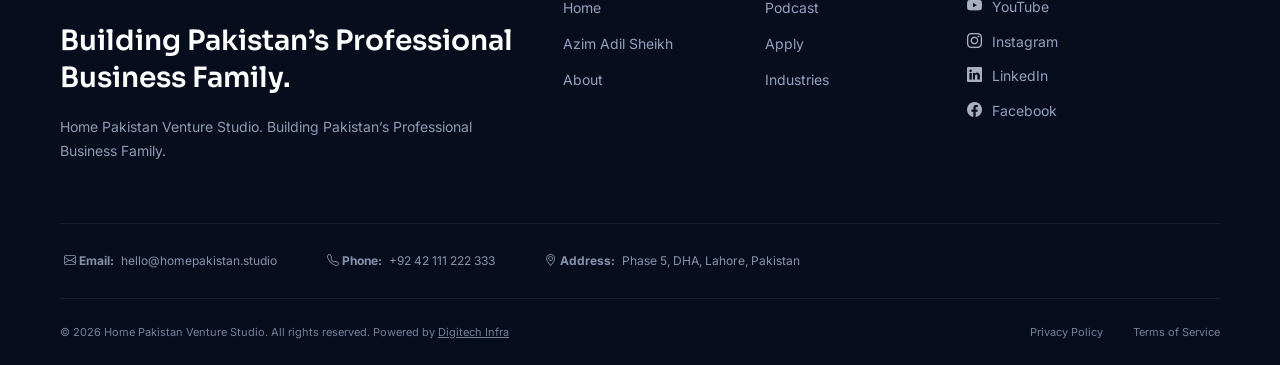
<file: azim-adil-sheikh.html>
<!DOCTYPE html>
<html lang="en">

<head>
  <meta charset="UTF-8">
  <meta name="viewport" content="width=device-width, initial-scale=1.0">
  <meta name="description"
    content="Azim Adil Sheikh leads Home Pakistan Venture Studio and is building the Professional Business Family model.">
  <title>Azim Adil Sheikh — Home Pakistan Venture Studio</title>

  <!-- Favicon -->
  <link rel="icon" type="image/webp" href="./images/Logo.webp">
  <link rel="shortcut icon" type="image/webp" href="./images/Logo.webp">

  <link rel="preconnect" href="https://fonts.googleapis.com">
  <link rel="preconnect" href="https://fonts.gstatic.com" crossorigin>
  <link
    href="https://fonts.googleapis.com/css2?family=Inter:wght@400;500;600;700&family=Sora:wght@600;700;800&display=swap"
    rel="stylesheet">

  <link href="https://cdn.jsdelivr.net/npm/bootstrap@5.3.3/dist/css/bootstrap.min.css" rel="stylesheet"
    integrity="sha384-QWTKZyjpPEjISv5WaRU9OFeRpok6YctnYmDr5pNlyT2bRjXh0JMhjY6hW+ALEwIH" crossorigin="anonymous">
  <link rel="stylesheet" href="https://cdn.jsdelivr.net/npm/bootstrap-icons@1.11.3/font/bootstrap-icons.min.css">

  <link rel="stylesheet" href="./components/header.css">
  <link rel="stylesheet" href="./components/footer.css">
  <link rel="stylesheet" href="./azim-adil-sheikh.css">
</head>

<body class="azim-page">
  <div id="header"></div>

  <main>
    <section class="azim-hero position-relative overflow-hidden" aria-labelledby="azimHeroTitle">
      <div class="azim-hero-glow azim-hero-glow-one" aria-hidden="true"></div>
      <div class="azim-hero-glow azim-hero-glow-two" aria-hidden="true"></div>

      <div class="container position-relative">
        <div class="row align-items-center gy-5 gx-lg-5">
          <div class="col-12 col-lg-7">
            <div class="azim-hero-copy">
              <div class="azim-eyebrow d-flex align-items-center gap-2 mb-3">
                <span class="azim-eyebrow-dot" aria-hidden="true"></span>
                <span>THE PERSON BEHIND HOME PAKISTAN</span>
              </div>

              <h1 class="azim-hero-title mb-4" id="azimHeroTitle">Azim Adil Sheikh</h1>

              <p class="azim-hero-lead mb-0">
                Azim Adil Sheikh leads Home Pakistan Venture Studio. He is building the Professional Business Family
                model. His work brings people, experience and opportunity together so more serious businesses can grow
                in Pakistan.
              </p>
            </div>
          </div>

          <div class="col-12 col-lg-5">
            <div class="azim-portrait-wrap mx-auto ms-lg-auto">
              <div class="azim-portrait-frame">
                <!-- Replace with an approved high-resolution portrait when supplied. -->
                <img src="./images/azim-adil-sheikh.png" alt="Portrait of Azim Adil Sheikh"
                  class="azim-portrait-image">
              </div>
              <div class="azim-portrait-caption">
                <span class="azim-portrait-caption-dot" aria-hidden="true"></span>
                <span>HOME PAKISTAN VENTURE STUDIO</span>
              </div>
            </div>
          </div>
        </div>
      </div>
    </section>

    <section class="azim-intro-section position-relative overflow-hidden py-5" aria-labelledby="azimIntroTitle">
      <div class="azim-intro-glow" aria-hidden="true"></div>

      <div class="container position-relative py-lg-5">
        <div class="azim-intro-s hell">
          <div class="row g-0 align-items-stretch">
            <div class="col-12 col-lg-7">
              <figure class="azim-intro-visual mb-0">
                <img src="./images/studio-pic-3.jpeg"
                  alt="A professional podcast studio prepared for a business conversation">
                <div class="azim-intro-image-shade" aria-hidden="true"></div>
                <figcaption class="azim-intro-caption">
                  <span class="azim-intro-caption-line" aria-hidden="true"></span>
                  <span>HOME PAKISTAN VENTURE STUDIO</span>
                </figcaption>
              </figure>
            </div>

            <div class="col-12 col-lg-5">
              <div class="azim-intro-content h-100">
                <div class="azim-section-label d-flex align-items-center gap-2 mb-4">
                  <span class="azim-eyebrow-dot" aria-hidden="true"></span>
                  <span>PROFILE INTRODUCTION</span>
                </div>

                <h2 class="azim-section-title mb-4" id="azimIntroTitle">
                  Building A More Connected Path For Business Builders.
                </h2>

                <div class="azim-intro-divider" aria-hidden="true"></div>

                <p class="azim-intro-copy mb-0">
                  Through Home Pakistan Venture Studio, Azim Adil Sheikh is building a platform for ambitious people.
                  It connects them with practical expertise, experienced guidance and the right relationships.
                </p>

                <div class="azim-intro-signature" aria-hidden="true">
                  <span></span>
                  <span></span>
                  <span></span>
                </div>
              </div>
            </div>
          </div>
        </div>
      </div>
    </section>

  </main>

  <div id="footer"></div>

  <script src="https://cdn.jsdelivr.net/npm/bootstrap@5.3.3/dist/js/bootstrap.bundle.min.js"
    integrity="sha384-YvpcrYf0tY3lHB60NNkmXc5s9fDVZLESaAA55NDzOxhy9GkcIdslK1eN7N6jIeHz"
    crossorigin="anonymous"></script>
  <script src="./components.js"></script>
</body>

</html>
</file>
<file: components/header.css>
/* Prevent document-level horizontal dragging on every page. */
html,
body {
    width: 100%;
    max-width: 100%;
    overflow-x: hidden;
    overscroll-behavior-x: none;
}

body {
    touch-action: pan-y pinch-zoom;
}

/* =========================
   HEADER
========================= */

.site-header {
    height: 88px;
    background: rgba(6, 8, 19, 0.72);
    border-bottom: 1px solid rgba(255, 255, 255, 0.07);

    backdrop-filter: blur(12px);
    -webkit-backdrop-filter: blur(12px);
}


.navbar {
    height: 88px;

    padding: 0;
}

.site-header .site-container {
    padding-left: 100px;
    padding-right: 100px;
}   


/* =========================
   LOGO / BRAND
========================= */

.header-logo-icon {
    width: 210px;
    height: auto;

    display: block;

    object-fit: contain;
    object-position: left center;

    flex-shrink: 0;
}   


.header-brand-text {
    display: flex;

    flex-direction: column;

    justify-content: center;

    line-height: 1;
}


.brand-main {
    color: #ffffff;

    font-family: "Sora", sans-serif;

    font-size: 15px;

    font-weight: 700;

    letter-spacing: 1.7px;

    white-space: nowrap;
}


.brand-sub {
    margin-top: 3px;

    color: rgba(255, 255, 255, 0.85);

    font-family: "Inter", sans-serif;

    font-size: 9px;

    font-weight: 600;

    letter-spacing: 1px;

    text-align: center;

    white-space: nowrap;
}


/* =========================
   NAVIGATION
========================= */

.navbar-nav {
    gap: 34px;
}


.navbar-nav .nav-link {
    position: relative;
    padding: 8px 0 !important;
    color: rgba(255, 255, 255, 1)!important;
    font-size: 14px;
    font-family: "Inter", sans-serif;
    font-weight: 500 !important;
    font-style: normal;
    transition: color 0.2s ease;
}


.navbar-nav .nav-link:hover {
    color: #ffffff !important;
}


/* Purple underline */

.navbar-nav .nav-link::after {
    content: "";

    position: absolute;

    left: 0;

    bottom: 2px;

    width: 0;

    height: 2px;

    background: #8f85ff;

    transition: width 0.25s ease;
}


.navbar-nav .nav-link:hover::after {
    width: 100%;
}


/* =========================
   ACTIVE PAGE
========================= */

.navbar-nav .nav-link.active {
    color: #8f85ff !important;
}


.navbar-nav .nav-link.active::after {
    width: 100%;
}


/* =========================
   WATCH PODCAST BUTTON
========================= */

.nav-watch-btn {
    min-width: 155px;

    height: 44px;

    align-items: center;

    justify-content: center;

    background: #5c4ecc;

    color: #ffffff;

    border: 1px solid #5c4ecc;

    border-radius: 7px;

    font-family: "Inter", sans-serif;

    font-size: 12px;

    font-weight: 700;

    letter-spacing: 0.4px;

    transition:
        background 0.2s ease,
        border-color 0.2s ease,
        box-shadow 0.2s ease;
}


.nav-watch-btn:hover {
    background: #6b5ddd;

    border-color: #6b5ddd;

    color: #ffffff;

    box-shadow:
        0 6px 18px rgba(92, 78, 204, 0.35);
}


/* =========================
   MOBILE / TABLET
========================= */

@media (max-width: 991.98px) {

    .site-header {
        height: 78px;
        background: #060813 !important;
        backdrop-filter: none;
        -webkit-backdrop-filter: none;
    }


    .site-header .navbar,
    .site-header .navbar > .site-container {
        height: 78px;
        background: #060813 !important;
    }


    .navbar-collapse {
        margin-top: 15px;

        padding: 20px;

        background: #0e1122 !important;

        border-radius: 10px;
    }


    .navbar-nav {
        gap: 10px;
    }


    .navbar-nav .nav-link {
        display: inline-block;

        padding: 10px 0 !important;
    }

}

@media (max-width: 991.98px) {

    .navbar-collapse {
        margin-top: 15px;
        padding: 20px;

        background: #0e1122;

        border-radius: 10px;
    }


    /* CLOSED STATE */
    .navbar-collapse.collapse:not(.show) {
        display: none !important;
    }


    /* OPEN STATE */
    .navbar-collapse.collapse.show {
        display: block !important;
    }


    .navbar-collapse.collapsing {
        overflow: hidden;
    }


    .navbar-nav {
        gap: 10px;
    }


    .navbar-nav .nav-link {
        display: inline-block;

        padding: 10px 0 !important;
    }

}

@media (max-width: 1199.98px) {

    .header-logo-icon {
        width: 190px;
    }

}


@media (max-width: 991.98px) {

    .header-logo-icon {
        width: 175px;
    }

}


@media (max-width: 575.98px) {

    .header-logo-icon {
        width: 155px;
    }

}

/* =========================
   MOBILE HEADER - FINAL
========================= */

@media (max-width: 991.98px) {

    .site-header .navbar {
        padding: 10px 0;
    }

    .site-header .navbar > .site-container {
        width: 100% !important;

        display: grid !important;
        grid-template-columns: 1fr auto !important;

        align-items: center !important;

        padding-left: 20px !important;
        padding-right: 20px !important;
    }


    /* LOGO LEFT */

    .site-header .navbar-brand {
        width: auto !important;

        margin: 0 !important;
        padding: 0 !important;

        justify-self: start !important;

        position: static !important;
        transform: none !important;
    }


    .site-header .header-logo-icon {
        width: 180px !important;
        height: auto !important;

        display: block !important;
    }


    /* HAMBURGER RIGHT */

    .site-header .navbar-toggler {
        width: 48px !important;
        height: 44px !important;

        margin: 0 !important;

        padding: 6px !important;

        justify-self: end !important;

        position: static !important;
        transform: none !important;
    }


    /* COLLAPSED MENU BELOW */

    .site-header .navbar-collapse {
        grid-column: 1 / -1 !important;

        width: 100% !important;

        margin-top: 12px;
    }

}


/* SMALL MOBILE */

@media (max-width: 575.98px) {

    .site-header .header-logo-icon {
        width: 165px !important;
    }

}
</file>
<file: components/footer.css>
/* =========================
   FOOTER
========================= */

.site-footer {
    background: #080d1d;

    padding-top: 65px;
    padding-bottom: 25px;

    color: #ffffff;

    border-top: 1px solid rgba(255, 255, 255, 0.07);
}


/* =========================
   FOOTER CONTAINER
========================= */

.footer-container {
    width: 100%;
    max-width: 1720px;

    margin-left: auto;
    margin-right: auto;

    padding-left: 60px;
    padding-right: 60px;
}


/* =========================
   LOGO
========================= */

.footer-brand {
    margin-bottom: 28px;
}


.footer-logo {
    width: 200px;
    max-width: 100%;
    height: auto;

    display: block;

    object-fit: contain;
    object-position: left center;
}


/* =========================
   LEFT CONTENT
========================= */

.footer-main-heading {
    max-width: 500px;

    margin-top: 0;
    margin-bottom: 18px;

    font-family: "Sora", sans-serif;

    font-size: 28px;
    font-weight: 600;

    line-height: 1.35;

    color: #ffffff;
}


.footer-description {
    max-width: 500px;

    margin: 0;

    font-family: "Inter", sans-serif;

    font-size: 14px;
    font-weight: 400;

    line-height: 1.7;

    color: #8f9ab5;
}


/* =========================
   COLUMN TITLES
========================= */

.footer-column-title {
    margin-top: 0;
    margin-bottom: 26px;

    font-family: "Inter", sans-serif;

    font-size: 11px;
    font-weight: 700;

    letter-spacing: 1.6px;

    color: #8f85ff;

    text-transform: uppercase;
}


/* =========================
   NORMAL LINKS
========================= */

.footer-links li {
    margin-bottom: 12px;
}


.footer-links a {
    font-family: "Inter", sans-serif;

    font-size: 14px;
    font-weight: 400;

    color: #93a0bf;

    text-decoration: none;

    transition: color 0.2s ease;
}


.footer-links a:hover {
    color: #ffffff;
}


/* =========================
   SOCIAL LINKS
========================= */

.footer-social-links li {
    margin-bottom: 12px;
}


.footer-social-links a {
    display: flex;

    align-items: center;

    gap: 8px;

    font-family: "Inter", sans-serif;

    font-size: 14px;
    font-weight: 400;

    color: #93a0bf;

    text-decoration: none;

    transition: color 0.2s ease;
}


.footer-social-links i {
    width: 18px;

    font-size: 15px;

    color: #a7afc3;

    text-align: center;

    transition: color 0.2s ease;
}


.footer-social-links a:hover {
    color: #ffffff;
}


.footer-social-links a:hover i {
    color: #8f85ff;
}


/* =========================
   CONTACT
========================= */

.footer-contact {
    display: flex;

    flex-wrap: wrap;

    gap: 30px;

    margin-top: 60px;

    padding-top: 28px;
    padding-bottom: 28px;

    border-top: 1px solid rgba(255, 255, 255, 0.07);
    border-bottom: 1px solid rgba(255, 255, 255, 0.07);
}


.footer-contact span {
    font-family: "Inter", sans-serif;

    font-size: 12px;
    font-weight: 400;

    color: #8692ad;
}




/* =========================
   BOTTOM FOOTER
========================= */

.footer-bottom {
    display: flex;

    align-items: center;

    justify-content: space-between;

    gap: 20px;

    padding-top: 25px;
}


.footer-copyright {
    font-family: "Inter", sans-serif;

    font-size: 11px;
    font-weight: 400;

    color: #74809c;
}
.footer-copyright a{
    font-family: "Inter", sans-serif;

    font-size: 11px;
    font-weight: 400;

    color: #74809c;
}


.footer-legal {
    display: flex;

    align-items: center;

    gap: 30px;
}


.footer-legal a {
    font-family: "Inter", sans-serif;

    font-size: 11px;
    font-weight: 400;

    color: #74809c;

    text-decoration: none;

    transition: color 0.2s ease;
}


.footer-legal a:hover, .footer-contact-item a:hover, .footer-copyright a:hover {
    color: #ffffff;
}


/* =========================
   TABLET
========================= */

@media (max-width: 991.98px) {

    .site-footer {
        padding-top: 55px;
    }


    .footer-container {
        padding-left: 30px;
        padding-right: 30px;
    }


    .footer-logo {
        width: 190px;
    }


    .footer-main-heading {
        max-width: 450px;

        font-size: 24px;
    }


    .footer-description {
        max-width: 450px;
    }


    .footer-contact {
        margin-top: 45px;
    }

}


/* =========================
   MOBILE
========================= */

@media (max-width: 575.98px) {

    .site-footer {
        padding-top: 45px;
        padding-bottom: 22px;
    }


    .footer-container {
        padding-left: 20px;
        padding-right: 20px;
    }


    .footer-logo {
        width: 170px;
    }


    .footer-main-heading {
        font-size: 21px;
    }


    .footer-description {
        font-size: 13px;
    }


    .footer-column-title {
        margin-bottom: 20px;
    }


    .footer-links li {
        margin-bottom: 16px;
    }


    .footer-social-links li {
        margin-bottom: 16px;
    }


    .footer-contact {
        flex-direction: column;

        gap: 8px;

        margin-top: 35px;

        padding-top: 22px;
        padding-bottom: 22px;
    }


    .footer-bottom {
        flex-direction: column;

        align-items: flex-start;
    }


    .footer-legal {
        flex-wrap: wrap;

        gap: 18px;
    }

}
</file>
<file: azim-adil-sheikh.css>
:root {
  --azim-bg: #060813;
  --azim-bg-soft: #090d20;
  --azim-purple-accent: #8f85ff;
  --azim-white: #ffffff;
  --azim-text: #cbd5e1;
  --azim-muted: #94a3b8;
  --azim-border: rgba(255, 255, 255, 0.08);
  --azim-sora: "Sora", sans-serif;
  --azim-inter: "Inter", sans-serif;
}

html {
  scroll-behavior: smooth;
}

body.azim-page {
  margin: 0;
  overflow-x: hidden;
  background: var(--azim-bg);
  color: var(--azim-text);
  font-family: var(--azim-inter);
  -webkit-font-smoothing: antialiased;
}

.azim-page h1,
.azim-page h2,
.azim-page h3 {
  font-family: var(--azim-sora);
}

.azim-eyebrow,
.azim-section-label {
  color: var(--azim-muted);
  font-size: 11px;
  font-weight: 700;
  letter-spacing: 1.5px;
  line-height: 1.4;
  text-transform: uppercase;
}

.azim-eyebrow-dot {
  width: 6px;
  height: 6px;
  flex: 0 0 6px;
  border-radius: 50%;
  background: var(--azim-purple-accent);
}

.azim-section-title {
  max-width: 760px;
  color: var(--azim-white);
  font-size: clamp(32px, 4vw, 48px);
  font-weight: 700;
  letter-spacing: -1.2px;
  line-height: 1.16;
}

/* Hero */
.azim-hero {
  min-height: 720px;
  display: flex;
  align-items: center;
  padding: 166px 0 92px;
  isolation: isolate;
  background:
    linear-gradient(105deg, rgba(6, 8, 19, 0.98) 0%, rgba(8, 11, 27, 0.95) 54%, rgba(14, 17, 34, 0.92) 100%);
  border-bottom: 1px solid var(--azim-border);
}

.azim-hero::before {
  content: "";
  position: absolute;
  inset: 0;
  z-index: -3;
  opacity: 0.42;
  background-image:
    linear-gradient(rgba(255, 255, 255, 0.018) 1px, transparent 1px),
    linear-gradient(90deg, rgba(255, 255, 255, 0.018) 1px, transparent 1px);
  background-size: 48px 48px;
  mask-image: linear-gradient(to bottom, transparent, #000 22%, #000 78%, transparent);
}

.azim-hero::after {
  content: "";
  position: absolute;
  right: -12%;
  bottom: -45%;
  width: 70%;
  aspect-ratio: 1;
  z-index: -2;
  border: 1px solid rgba(143, 133, 255, 0.12);
  border-radius: 50%;
  box-shadow:
    0 0 0 70px rgba(143, 133, 255, 0.025),
    0 0 0 140px rgba(143, 133, 255, 0.018);
}

.azim-hero-glow {
  position: absolute;
  z-index: -1;
  border-radius: 50%;
  filter: blur(20px);
  pointer-events: none;
}

.azim-hero-glow-one {
  top: 12%;
  right: 8%;
  width: 360px;
  height: 360px;
  background: rgba(92, 78, 204, 0.17);
}

.azim-hero-glow-two {
  bottom: 3%;
  left: -8%;
  width: 260px;
  height: 260px;
  background: rgba(40, 72, 139, 0.11);
}

.azim-hero-copy {
  max-width: 760px;
}

.azim-hero-title {
  color: var(--azim-white);
  font-size: clamp(1.875rem, 1.4286rem + 2.2321vw, 3.4375rem);
  font-weight: 800;
  letter-spacing: -2.4px;
  line-height: 1.02;
}

.azim-hero-lead {
  max-width: 700px;
  color: #a8b2c5;
  font-size: 16px;
  line-height: 1.75;
}

.azim-portrait-wrap {
  width: min(100%, 410px);
}

.azim-portrait-frame {
  position: relative;
  display: grid;
  place-items: center;
  width: 100%;
  aspect-ratio: 1;
  overflow: hidden;
  border: 1px solid rgba(143, 133, 255, 0.34);
  border-radius: 22px;
  background:
    radial-gradient(circle at 50% 42%, rgba(92, 78, 204, 0.5), transparent 42%),
    linear-gradient(145deg, #11162a, #080b19);
  box-shadow: 0 32px 80px rgba(0, 0, 0, 0.48), 0 0 46px rgba(92, 78, 204, 0.14);
}

.azim-portrait-frame::before {
  content: "";
  position: absolute;
  inset: 22px;
  border: 1px solid rgba(255, 255, 255, 0.08);
  border-radius: 50%;
}

.azim-portrait-image {
  position: relative;
  z-index: 1;
  width: 62%;
  height: 62%;
  border: 6px solid rgba(255, 255, 255, 0.08);
  border-radius: 50%;
  object-fit: cover;
  box-shadow: 0 22px 54px rgba(0, 0, 0, 0.48);
}

.azim-portrait-caption {
  display: flex;
  align-items: center;
  gap: 9px;
  padding: 17px 4px 0;
  color: #8f99ad;
  font-size: 10px;
  font-weight: 700;
  letter-spacing: 1.35px;
}

.azim-portrait-caption-dot {
  width: 5px;
  height: 5px;
  border-radius: 50%;
  background: var(--azim-purple-accent);
}

/* Introduction */
.azim-intro-section {
  isolation: isolate;
  background:
    linear-gradient(145deg, #080b19 0%, #0b0f20 52%, #080b18 100%);
  border-top: 1px solid rgba(255, 255, 255, 0.04);
  border-bottom: 1px solid var(--azim-border);
}

.azim-intro-section::before {
  content: "";
  position: absolute;
  inset: 0;
  z-index: -2;
  opacity: 0.22;
  background-image:
    linear-gradient(rgba(255, 255, 255, 0.018) 1px, transparent 1px),
    linear-gradient(90deg, rgba(255, 255, 255, 0.018) 1px, transparent 1px);
  background-size: 56px 56px;
  mask-image: linear-gradient(90deg, transparent, #000 30%, #000 70%, transparent);
}

.azim-intro-glow {
  position: absolute;
  right: -180px;
  bottom: -260px;
  z-index: -1;
  width: 560px;
  height: 560px;
  border-radius: 50%;
  background: rgba(92, 78, 204, 0.13);
  filter: blur(35px);
  pointer-events: none;
}

.azim-intro-shell {
  overflow: hidden;
  border: 1px solid rgba(255, 255, 255, 0.1);
  border-radius: 24px;
  background: rgba(14, 17, 34, 0.92);
  box-shadow:
    0 34px 90px rgba(0, 0, 0, 0.42),
    0 0 0 1px rgba(143, 133, 255, 0.025) inset;
}

.azim-intro-visual {
  position: relative;
  min-height: 570px;
  height: 100%;
  overflow: hidden;
  background: #090d1c;
}

.azim-intro-visual img {
  width: 100%;
  height: 100%;
  min-height: 570px;
  display: block;
  object-fit: cover;
  object-position: center;
  transition: transform 0.7s ease;
}

.azim-intro-shell:hover .azim-intro-visual img {
  transform: scale(1.025);
}

.azim-intro-image-shade {
  position: absolute;
  inset: 0;
  background:
    linear-gradient(90deg, transparent 62%, rgba(9, 12, 27, 0.62) 100%),
    linear-gradient(0deg, rgba(4, 6, 14, 0.72) 0%, transparent 38%);
  pointer-events: none;
}

.azim-intro-caption {
  position: absolute;
  left: 34px;
  bottom: 30px;
  display: flex;
  align-items: center;
  gap: 12px;
  color: rgba(255, 255, 255, 0.78);
  font-size: 10px;
  font-weight: 700;
  letter-spacing: 1.45px;
}

.azim-intro-caption-line {
  width: 30px;
  height: 1px;
  background: var(--azim-purple-accent);
}

.azim-intro-content {
  position: relative;
  display: flex;
  flex-direction: column;
  justify-content: center;
  padding: 58px 48px;
  background:
    linear-gradient(155deg, rgba(18, 23, 45, 0.98), rgba(10, 13, 28, 0.99));
}

.azim-intro-content::before {
  content: "";
  position: absolute;
  top: 0;
  left: 0;
  width: 3px;
  height: 100%;
  background: linear-gradient(180deg, transparent, var(--azim-purple-accent) 42%, transparent);
  opacity: 0.7;
}

.azim-intro-content .azim-section-title {
  max-width: 520px;
  font-size: clamp(32px, 3.2vw, 44px);
  line-height: 1.14;
}

.azim-intro-divider {
  width: 72px;
  height: 2px;
  margin-bottom: 24px;
  background: linear-gradient(90deg, var(--azim-purple-accent), rgba(143, 133, 255, 0));
}

.azim-intro-copy {
  max-width: 510px;
  color: #aeb7c8;
  font-size: 15.5px;
  line-height: 1.82;
}

.azim-intro-signature {
  display: flex;
  align-items: flex-end;
  gap: 5px;
  margin-top: 44px;
}

.azim-intro-signature span {
  width: 3px;
  border-radius: 99px;
  background: var(--azim-purple-accent);
}

.azim-intro-signature span:nth-child(1) {
  height: 14px;
  opacity: 0.5;
}

.azim-intro-signature span:nth-child(2) {
  height: 24px;
}

.azim-intro-signature span:nth-child(3) {
  height: 18px;
  opacity: 0.72;
}

@media (max-width: 1199.98px) {
  .azim-hero {
    min-height: 660px;
    padding-top: 150px;
    padding-bottom: 78px;
  }

  .azim-hero-title {
    font-size: clamp(48px, 6vw, 68px);
  }

}

@media (max-width: 991.98px) {
  .azim-page .site-header .site-container {
    padding-left: 28px;
    padding-right: 28px;
  }

  .azim-hero {
    min-height: auto;
    padding-top: 132px;
    padding-bottom: 70px;
  }

  .azim-hero-copy {
    text-align: center;
    margin: 0 auto;
  }

  .azim-eyebrow {
    justify-content: center;
  }

  .azim-portrait-wrap {
    width: min(100%, 360px);
  }

  .azim-portrait-caption {
    justify-content: center;
  }

  .azim-intro-visual,
  .azim-intro-visual img {
    min-height: 470px;
  }

  .azim-intro-image-shade {
    background: linear-gradient(0deg, rgba(4, 6, 14, 0.72) 0%, transparent 42%);
  }

  .azim-intro-content {
    min-height: 430px;
    padding: 52px 46px;
  }

  .azim-intro-content::before {
    width: 100%;
    height: 3px;
    background: linear-gradient(90deg, transparent, var(--azim-purple-accent) 48%, transparent);
  }

}

@media (max-width: 575.98px) {
  .azim-page .site-header .site-container {
    padding-left: 18px;
    padding-right: 18px;
  }

  .azim-hero {
    padding-top: 116px;
    padding-bottom: 58px;
  }

  .azim-hero-title {
    font-size: 44px;
    letter-spacing: -1.5px;
  }

  .azim-hero-lead {
    font-size: 15px;
    line-height: 1.7;
  }

  .azim-portrait-wrap {
    width: min(100%, 310px);
  }

  .azim-portrait-frame {
    border-radius: 18px;
  }

  .azim-section-title {
    font-size: 30px;
    letter-spacing: -0.7px;
  }

  .azim-intro-shell {
    border-radius: 16px;
  }

  .azim-intro-visual,
  .azim-intro-visual img {
    min-height: 330px;
  }

  .azim-intro-caption {
    left: 20px;
    bottom: 20px;
    gap: 9px;
    font-size: 8px;
    letter-spacing: 1.1px;
  }

  .azim-intro-caption-line {
    width: 20px;
  }

  .azim-intro-content {
    min-height: 0;
    padding: 38px 24px 42px;
  }

  .azim-intro-content .azim-section-title {
    font-size: 30px;
  }

  .azim-intro-copy {
    font-size: 15px;
  }

  .azim-intro-signature {
    margin-top: 32px;
  }
}
</file>
<file: about.css>
/* ==========================================================================
   Home Pakistan Venture Studio - About Page Stylesheet (about.css)
   Bootstrap 5.3 Enhanced Modern Theme
   ========================================================================== */

:root {
  /* Brand Colors */
  --bg-darkest: #060813;
  --bg-dark: #090d20;
  --bg-card: #0e1122;
  --bg-card-border: rgba(255, 255, 255, 0.08);
  --bg-slate: #0b0f24;
  --bg-white-section: #ffffff;
  
  /* Brand Purple Accents */
  --purple-primary: #5c4ecc;
  --purple-hover: #4e3fb8;
  --purple-accent: #8f85ff;
  --purple-light: #e0ddff;
  --purple-glow: rgba(92, 78, 204, 0.35);

  /* Text Colors */
  --text-white: #ffffff;
  --text-cream: #cbd5e1;
  --text-muted-custom: #94a3b8;
  --text-dark: #0f172a;
  --text-body-gray: #475569;

  /* Borders */
  --border-light: rgba(255, 255, 255, 0.08);
  --border-subtle: #1e293b;
  --border-card-hover: rgba(143, 133, 255, 0.4);

  /* Fonts */
  --font-sora: 'Sora', sans-serif;
  --font-inter: 'Inter', sans-serif;
}

/* Base Body Styles */
body {
  background-color: var(--bg-darkest);
  font-family: var(--font-inter);
  color: var(--text-cream);
  overflow-x: hidden;
  -webkit-font-smoothing: antialiased;
}

h1, h2, h3, h4, h5, h6, .font-heading {
  font-family: var(--font-sora);
  color: var(--text-white);
  letter-spacing: -0.5px;
}

/* Eyebrows */
.eyebrow-tag {
  font-size: 11.5px;
  font-weight: 700;
  letter-spacing: 1.5px;
  color: var(--purple-accent);
}

.eyebrow-dot {
  width: 6px;
  height: 6px;
  border-radius: 50%;
  background-color: var(--purple-accent);
  display: inline-block;
}

/* ==========================================================================
   1. Hero Section
   ========================================================================== */
.about-hero-section {
  position: relative;
  padding-top: 170px;
  padding-bottom: 110px;
  background-color: var(--bg-darkest);
  border-bottom: 1px solid var(--border-light);
  overflow: hidden;
}

.about-hero-backdrop {
  position: absolute;
  top: 0;
  left: 0;
  width: 100%;
  height: 100%;
  object-fit: cover;
  object-position: center;
  z-index: 0;
  opacity: 1;
}

.about-hero-overlay {
  position: absolute;
  top: 0;
  left: 0;
  width: 100%;
  height: 100%;
  background: rgba(6, 8, 19, 0.75);
  z-index: 1;
}

.about-hero-title {
  font-size: clamp(1.875rem, 1.4286rem + 2.2321vw, 3.4375rem);
  line-height: 1.15;
  letter-spacing: -1px;
}

.about-hero-lead {
  max-width: 820px;
  font-size: 17px;
  line-height: 1.7;
  color: rgba(148, 163, 184, 1);
}

/* ==========================================================================
   2. Ecosystem Split Section (What Home Pakistan is / Mission & Vision)
   ========================================================================== */
.about-ecosystem-section {
  background-color: var(--bg-darkest);
  position: relative;
}

.ecosystem-photo-frame {
  border-radius: 20px;
  overflow: hidden;
  border: 1px solid rgba(255, 255, 255, 0.1);
  background-color: #0b0f24;
  box-shadow: 0 24px 50px rgba(0, 0, 0, 0.6);
  /* min-height: 420px;
  height: 100%; */
  display: flex;
  align-items: center;
  justify-content: center;
}

.ecosystem-photo-frame img {
  width: 100%;
  height: 100%;
  object-fit: cover;
  display: block;
}

.mission-vision-card {
  background-color: var(--bg-card);
  border: 1px solid var(--border-light);
  border-left: 4px solid var(--purple-primary);
  border-radius: 12px;
  padding: 20px 24px;
  transition: transform 0.2s ease, border-color 0.2s ease;
}

/* .mission-vision-card:hover {
  transform: translateY(-2px);
  border-color: rgba(143, 133, 255, 0.3);
} */

.mission-vision-card h3 {
  font-size: 18px;
  font-weight: 700;
  margin-bottom: 8px;
  color: #ffffff;
}

.mission-vision-card p {
  font-size: 14.5px;
  line-height: 1.65;
  color: var(--text-cream);
  margin-bottom: 0;
}

/* ==========================================================================
   3. Journey Section (Screenshot 1 - White Background Section)
   ========================================================================== */
.about-journey-section {
  background-color: rgba(248, 249, 250, 1);
  color: var(--text-dark);
}

.about-journey-section h2,
.about-journey-section h3 {
  color: var(--text-dark);
}

/* =========================================
   LIGHT THEME JOURNEY FLOW STYLES
========================================= */

.journey-section {
  background-color: #f8fafc;
}

.journey-card.card {
  background-color: #ffffff;
  border: 1px solid #e2e8f0;
  z-index: 2;
}

/* Image Fit & Height */
.journey-card .journey-card-img {
  max-height: 180px;
  width: 100%;
}

/* Big Number Tone */
.journey-number {
  font-size: 2.2rem;
  color: #635bff;
  line-height: 1;
  letter-spacing: -0.5px;
}

/* Icon Container */
.journey-icon-box {
  width: 38px;
  height: 38px;
  background-color: rgba(99, 91, 255, 0.08);
  color: #635bff;
  font-size: 1.1rem;
}

/* Text Formatting */
.journey-step-title {
  font-size: 0.95rem;
  letter-spacing: 0.5px;
  color: #1f2937;
}

.journey-step-text {
  color: #6b7280 !important;
  line-height: 1.6;
  font-size: 0.85rem;
}
.journey-steps {
  color: #635bff;
  line-height: 1.6;
  font-size: 0.85rem;
}

/* =========================================
   JOURNEY ARROWS (cards ko connect karne wale)
========================================= */

/* Arrow ko card ke bahar rakhne ke liye column ko positioning context dein */
.journey-col {
  position: relative;
}

/* Default (mobile): card ke neeche beech mein, neeche ki taraf */
.journey-step-arrow {
  position: absolute;
  z-index: 10;
  left: 50%;
  top: calc(100% + 8px);
  transform: translate(-50%, -50%);
  width: 34px;
  height: 34px;
  display: grid;
  place-items: center;
  /* background: #ffffff;
  border: 1px solid #635bff; */
  border-radius: 50%;
  color: black;
  font-size: 32px;
  /* box-shadow: 0 4px 10px rgba(99, 91, 255, 0.15); */
}

.journey-step-arrow i {
  display: block;
  line-height: 1;
  transform: rotate(90deg);
}

/* Desktop (4 cards): do cards ke beech gap mein, dayen taraf */
@media (min-width: 992px) {
  .journey-step-arrow {
    top: 50%;
    left: auto;
    right: -17px;
    transform: translateY(-50%);
  }

  .journey-step-arrow i {
    transform: none;
  }
}

/* ==========================================================================
   4. Core Values Section (Screenshot 2 - Dark Cards)
   ========================================================================== */
.about-values-section {
  background-color: #060813;
  border-top: 1px solid var(--border-light);
  border-bottom: 1px solid var(--border-light);
}

/* =========================================
   VALUES ECOSYSTEM DIAGRAM (DARK MODE - NO HOVER)
========================================= */

.values-diagram-container {
  min-height: 620px;
  width: 100%;
}

/* Connecting Lines Style */
.values-diagram-container .connecting-lines {
  z-index: 1;
  pointer-events: none;
}

.values-diagram-container .connector-line {
  stroke: #8f85ff;
  stroke-width: 2px;
  stroke-dasharray: 6;
}

/* Center Circle Styling */
.values-diagram-container .center-circle-wrapper {
  position: absolute;
  top: 50%;
  left: 50%;
  transform: translate(-50%, -50%);
  z-index: 3;
}

.values-diagram-container .center-circle {
  width: 230px;
  height: 230px;
  background: #12151e;
  border: 2px solid #8f85ff;
  box-shadow: 0 0 25px rgba(143, 133, 255, 0.25);
}

.values-diagram-container .center-circle h2 {
  color: #ffffff !important;
}

/* Branch Cards Core Styling with Static Border */
.value-branch-card {
  background: #12151e;
  border: 1px solid #8f85ff;
  width: 260px;
  z-index: 2;
  position: relative;
  overflow: hidden;
  box-shadow: 0 4px 15px rgba(0, 0, 0, 0.3);
}

.value-branch-card h3 {
  color: #ffffff !important;
}

.value-branch-card p {
  color: #9ca3af !important;
}

.value-branch-card .branch-icon-box {
  width: 38px;
  height: 38px;
  background: rgba(143, 133, 255, 0.15);
  font-size: 1.1rem;
}

.value-branch-card .text-purple {
  color: #8f85ff;
}

/* DESKTOP RADIAL POSITIONS (d-lg-block) */
@media (min-width: 992px) {
  .value-branch-card {
    position: absolute;
  }

  /* Branch 1: Top Center (Integrity) */
  .values-diagram-container .branch-1 {
    top: 2%;
    left: 50%;
    transform: translateX(-50%);
  }

  /* Branch 2: Top Right (Contribution) */
  .values-diagram-container .branch-2 {
    top: 22%;
    right: 5%;
  }

  /* Branch 3: Bottom Right (Long Term Thinking) */
  .values-diagram-container .branch-3 {
    bottom: 5%;
    right: 12%;
  }

  /* Branch 4: Bottom Left (Learning) */
  .values-diagram-container .branch-4 {
    bottom: 5%;
    left: 12%;
  }

  /* Branch 5: Top Left (Respect) */
  .values-diagram-container .branch-5 {
    top: 22%;
    left: 5%;
  }
}

/* MOBILE & TABLET STACKED VIEW (< 992px) */
@media (max-width: 991.98px) {
  .values-diagram-container {
    min-height: auto;
    display: flex;
    flex-direction: column;
    align-items: center;
    gap: 1.5rem;
  }

  .values-diagram-container .center-circle-wrapper {
    position: relative;
    top: 0;
    left: 0;
    transform: none;
    margin-bottom: 1rem;
  }

  .values-diagram-container .center-circle {
    width: 210px;
    height: 210px;
  }

  .values-diagram-container .branches-wrapper {
    width: 100%;
    max-width: 420px;
    display: flex;
    flex-direction: column;
    gap: 1.25rem;
    position: relative;
  }

  /* Mobile Vertical Connector Line */
  .values-diagram-container .branches-wrapper::before {
    content: '';
    position: absolute;
    top: -1.5rem;
    left: 50%;
    width: 2px;
    height: calc(100% + 1.5rem);
    background: #8f85ff;
    z-index: 1;
  }

  .value-branch-card {
    width: 100%;
    position: relative;
  }
}

/* ==========================================================================
   5. Team Section (Screenshot 2)
   ========================================================================== */
.about-team-section {
  background-color: #060813;
}

.team-member-card {
  background-color: var(--bg-card);
  border: 1px solid var(--border-light);
  border-radius: 16px;
  overflow: hidden;
  height: 100%;
  display: flex;
  flex-direction: column;
  transition: transform 0.25s ease, border-color 0.25s ease, box-shadow 0.25s ease;
}

.team-member-card:hover {
  transform: translateY(-6px);
  border-color: var(--border-card-hover);
  box-shadow: 0 16px 36px rgba(0, 0, 0, 0.6), 0 0 24px rgba(92, 78, 204, 0.2);
}

.team-photo-container {
  width: 100%;
  aspect-ratio: 1 / 1.05;
  position: relative;
  background-color: #0b0f24;
  overflow: hidden;
}

.team-photo-container img {
  width: 100%;
  height: 100%;
  object-fit: cover;
  transition: transform 0.4s ease;
}

.team-member-card:hover .team-photo-container img {
  transform: scale(1.04);
}

.team-photo-placeholder {
  width: 100%;
  height: 100%;
  display: flex;
  flex-direction: column;
  align-items: center;
  justify-content: center;
  background: linear-gradient(135deg, #0e1122 0%, #1a1e38 100%);
  color: var(--text-muted-custom);
  text-align: center;
  padding: 20px;
}

.team-member-body {
  padding: 20px;
  display: flex;
  flex-direction: column;
  flex-grow: 1;
}

.team-member-name {
  font-family: var(--font-sora);
  font-size: 17px;
  font-weight: 700;
  color: #ffffff;
  margin-bottom: 4px;
}

.team-member-role {
  font-family: var(--font-inter);
  font-size: 12.5px;
  font-weight: 600;
  color: var(--purple-accent);
  margin-bottom: 12px;
}

.team-member-bio {
  font-family: var(--font-inter);
  font-size: 13.5px;
  line-height: 1.6;
  color: var(--text-muted-custom);
  margin-bottom: 16px;
  flex-grow: 1;
}

.team-member-link {
  font-family: var(--font-inter);
  font-size: 12px;
  font-weight: 600;
  color: #ffffff;
  text-decoration: none;
  display: inline-flex;
  align-items: center;
  gap: 6px;
  padding: 6px 12px;
  border-radius: 6px;
  background: rgba(255, 255, 255, 0.05);
  border: 1px solid rgba(255, 255, 255, 0.1);
  align-self: flex-start;
  transition: all 0.2s ease;
}

.team-member-link:hover {
  background: var(--purple-primary);
  border-color: var(--purple-primary);
  color: #ffffff;
}

/* ==========================================================================
   6. CTA Banner Section (Screenshot 2 - Wave Mesh Backdrop)
   ========================================================================== */
.about-cta-section {
  position: relative;
  background-color: #060813;
  border-top: 1px solid var(--border-light);
  overflow: hidden;
}

.about-cta-backdrop {
  position: absolute;
  top: 0;
  left: 0;
  width: 100%;
  height: 100%;
  object-fit: cover;
  z-index: 0;
}

.about-cta-overlay {
  position: absolute;
  top: 0;
  left: 0;
  width: 100%;
  height: 100%;
  background: radial-gradient(circle at center, rgba(14, 17, 34, 0.75) 0%, rgba(6, 8, 19, 0.95) 100%);
  z-index: 1;
}

.btn-solid-purple {
  background-color: var(--purple-primary);
  border: 1px solid var(--purple-primary);
  color: #ffffff;
  font-family: var(--font-sora);
  font-weight: 600;
  font-size: 13.5px;
  padding: 12px 28px;
  border-radius: 8px;
  box-shadow: 0 4px 16px var(--purple-glow);
  transition: all 0.2s ease;
  text-decoration: none;
  display: inline-flex;
  align-items: center;
  justify-content: center;
}

.btn-solid-purple:hover {
  background-color: var(--purple-hover);
  border-color: var(--purple-hover);
  color: #ffffff;
  /* transform: translateY(-2px); */
  /* box-shadow: 0 8px 24px rgba(92, 78, 204, 0.5); */
}

.btn-ghost-white {
  background-color: transparent;
  border: 1.5px solid rgba(255, 255, 255, 0.6);
  color: #ffffff;
  font-family: var(--font-sora);
  font-weight: 600;
  font-size: 13.5px;
  padding: 12px 28px;
  border-radius: 8px;
  transition: all 0.2s ease;
  text-decoration: none;
  display: inline-flex;
  align-items: center;
  justify-content: center;
}

.btn-ghost-white:hover {
  border-color: #ffffff;
  background-color: rgba(255, 255, 255, 0.1);
  color: #ffffff;
  /* transform: translateY(-2px); */
}
</file>
<file: application.css>
/* ==========================================================================
   Home Pakistan Venture Studio - Form Page Stylesheet (application.css)
   Bootstrap 5.3 Enhanced Theme
   ========================================================================== */

:root {
  /* Brand Colors */
  --bg-darkest: #060813;
  --bg-dark: #090d20;
  --bg-card: #0e1122;
  --bg-slate: #0b0f24;
  --bg-light-section: #f8fafc;

  /* Brand Purple Accents */
  --purple-primary: #5c4ecc;
  --purple-hover: #4e3fb8;
  --purple-accent: #8f85ff;
  --purple-light: #e0ddff;
  --purple-glow: rgba(92, 78, 204, 0.35);

  /* Text Colors */
  --text-white: #ffffff;
  --text-cream: #cbd5e1;
  --text-muted-custom: #94a3b8;
  --text-dark: #0f172a;
  --text-body-gray: #475569;

  /* Borders */
  --border-light: rgba(255, 255, 255, 0.08);
  --border-subtle: #1e293b;
  --border-form: #e2e8f0;

  /* Fonts */
  --font-sora: "Sora", sans-serif;
  --font-inter: "Inter", sans-serif;
}

/* Base Body Styles */
body {
  background-color: var(--bg-darkest);
  font-family: var(--font-inter);
  color: var(--text-cream);
  overflow-x: hidden;
  -webkit-font-smoothing: antialiased;
}

h1,
h2,
h3,
h4,
h5,
h6,
.font-heading {
  font-family: var(--font-sora);
  color: var(--text-white);
}

/* ==========================================================================
   1. Header / Navbar
   ========================================================================== */
.site-header {
  background: rgba(6, 8, 19, 0.88);
  backdrop-filter: blur(16px);
  -webkit-backdrop-filter: blur(16px);
  border-bottom: 1px solid var(--border-light);
  min-height: 80px;
}

.brand-title-text {
  font-family: var(--font-inter);
  font-size: 13.5px;
  font-weight: 700;
  letter-spacing: 1px;
  color: #ffffff;
  line-height: 1.1;
  display: block;
}

.brand-subtitle-text {
  font-family: var(--font-inter);
  font-size: 9.5px;
  font-weight: 600;
  letter-spacing: 1.8px;
  color: var(--purple-accent);
  line-height: 1.1;
  margin-top: 2px;
  display: block;
}

.site-header .nav-link {
  font-family: var(--font-inter);
  font-size: 14px;
  font-weight: 500;
  color: rgba(255, 255, 255, 0.85) !important;
  transition: color 0.2s ease;
  position: relative;
  padding: 6px 0;
}

.site-header .nav-link:hover,
.site-header .nav-link.active {
  color: #ffffff !important;
}

.site-header .nav-link.active {
  color: var(--purple-accent) !important;
}

.site-header .nav-link::after {
  content: "";
  position: absolute;
  bottom: 0;
  left: 0;
  width: 0;
  height: 2px;
  background-color: var(--purple-accent);
  transition: width 0.25s ease;
}

.site-header .nav-link:hover::after,
.site-header .nav-link.active::after {
  width: 100%;
}

.btn-nav-cta {
  background-color: var(--purple-primary) !important;
  border: 1px solid var(--purple-primary) !important;
  color: #ffffff !important;
  font-family: var(--font-inter);
  font-size: 12.5px !important;
  font-weight: 600 !important;
  letter-spacing: 0.5px;
  text-transform: uppercase;
  padding: 9px 20px !important;
  border-radius: 8px !important;
  box-shadow: 0 4px 14px var(--purple-glow) !important;
  display: inline-flex !important;
  align-items: center !important;
  justify-content: center !important;
  text-decoration: none !important;
  transition: all 0.2s ease !important;
}

.btn-nav-cta:hover {
  background-color: var(--purple-hover) !important;
  border-color: var(--purple-hover) !important;
  transform: translateY(-2px);
  box-shadow: 0 8px 20px rgba(92, 78, 204, 0.5) !important;
}

/* ==========================================================================
   2. Hero Section
   ========================================================================== */
.form-hero-section {
  position: relative;
  padding-top: 160px;
  padding-bottom: 90px;
  background-color: var(--bg-darkest);
  border-bottom: 1px solid var(--border-light);
}

.form-hero-backdrop {
  position: absolute;
  top: 0;
  left: 0;
  width: 100%;
  height: 100%;
  object-fit: cover;
  z-index: 0;
}

.form-hero-overlay {
  position: absolute;
  top: 0;
  left: 0;
  width: 100%;
  height: 100%;
  background: rgba(6, 8, 19, 0.8);
  z-index: 1;
}

.form-hero-title {
  font-size: clamp(34px, 4.5vw, 56px);
  font-weight: 800;
  letter-spacing: -1px;
  line-height: 1.15;
  text-shadow: 0 2px 14px rgba(0, 0, 0, 0.7);
}

.form-hero-lead {
  max-width: 780px;
  font-size: 17.5px;
  line-height: 1.65;
  color: #f1f5f9;
  text-shadow: 0 1px 8px rgba(0, 0, 0, 0.7);
}

.eyebrow-tag {
  font-size: 11.5px;
  font-weight: 700;
  letter-spacing: 1.5px;
  color: var(--purple-accent);
}

.eyebrow-dot {
  width: 6px;
  height: 6px;
  border-radius: 50%;
  background-color: var(--purple-accent);
  display: inline-block;
}

/* ==========================================================================
   3. Main Application Form Section (White Card + Right Info)
   ========================================================================== */
/* .application-form, 
.form-control-custom {
    overflow: visible !important;
} */

.form-main-section {
  background-color: #ffffff;
  position: relative;
}

/* White Form Card matching Figma Screenshot 1 */
.app-form-card {
  background-color: #ffffff;
  color: var(--text-dark);
  border-radius: 16px;
  box-shadow: 0 4px 25px rgba(0, 0, 0, 0.05);
  border: 1px solid #e2e8f0;
}

.app-form-card h2,
.app-form-card h3 {
  color: var(--text-dark);
  font-family: var(--font-sora);
}

/* Application Category Nav Tabs */
.app-tab-btn {
  background: #f1f5f9;
  color: #475569;
  border: 1px solid #e2e8f0;
  font-family: var(--font-inter);
  font-size: 13.5px;
  font-weight: 600;
  padding: 10px 18px;
  border-radius: 10px;
  transition: all 0.2s ease;
  cursor: pointer;
}

.app-tab-btn:hover {
  background: #e2e8f0;
  color: #0f172a;
}

.app-tab-btn.active {
  background: var(--purple-primary);
  color: #ffffff;
  border-color: var(--purple-primary);
  /* box-shadow: 0 4px 14px var(--purple-glow); */
}

/* Notice Box */
.form-notice-box {
  background-color: #f8fafc;
  border-left: 4px solid var(--purple-primary);
  border-radius: 8px;
  padding: 14px 18px;
  font-size: 13.5px;
  color: #475569;
  line-height: 1.55;
}

/* Form Inputs */
.form-control-custom {
  background-color: #ffffff;
  border: 1px solid var(--border-form);
  color: var(--text-dark);
  font-family: var(--font-inter);
  font-size: 14px;
  padding: 12px 16px;
  border-radius: 8px;
  transition:
    border-color 0.2s ease,
    box-shadow 0.2s ease;
}

.form-control-custom:focus {
  border-color: var(--purple-primary);
  outline: none;
  box-shadow: 0 0 0 3px rgba(92, 78, 204, 0.15);
}

.form-label-custom {
  font-family: var(--font-inter);
  font-size: 13px;
  font-weight: 600;
  color: #1e293b;
  margin-bottom: 6px;
  display: block;
}

.form-label-custom .text-danger {
  color: #ef4444 !important;
}

.btn-send-application {
  background-color: var(--purple-primary);
  border: 1px solid var(--purple-primary);
  color: #ffffff;
  font-family: var(--font-sora);
  font-size: 14px;
  font-weight: 600;
  letter-spacing: 0.4px;
  padding: 14px 28px;
  border-radius: 8px;
  width: 100%;
  transition: all 0.1s ease;
  box-shadow: 0 4px 16px var(--purple-glow);
}

.btn-send-application:hover {
  background-color: var(--purple-hover);
  border-color: var(--purple-hover);
  color: #ffffff;
  /* transform: translateY(-2px); */
  box-shadow: 0 8px 24px rgba(92, 78, 204, 0.5);
}

/* Success Banner */
.submission-success-card {
  background: #f0fdf4;
  border: 1.5px solid #86efac;
  border-radius: 12px;
  padding: 24px;
  color: #166534;
}

/* Right Side: Contact Information (Figma White Section) */
.contact-info-title {
  color: #0f172a;
  font-family: var(--font-sora);
  font-size: 32px;
  font-weight: 700;
  letter-spacing: -0.5px;
}

.contact-info-desc {
  color: #64748b;
  font-family: var(--font-inter);
  font-size: 15px;
  line-height: 1.65;
  max-width: 440px;
}

.contact-info-item {
  display: flex;
  align-items: center;
  gap: 16px;
  padding: 6px 0;
}

.contact-icon-box {
  width: 44px;
  height: 44px;
  border-radius: 12px;
  background-color: #060813;
  display: flex;
  align-items: center;
  justify-content: center;
  color: #ffffff;
  flex-shrink: 0;
  box-shadow: 0 4px 12px rgba(0, 0, 0, 0.12);
}

.contact-icon-box i {
  color: #ffffff;
  font-size: 18px;
}

.contact-item-label {
  font-family: var(--font-inter);
  font-size: 11px;
  font-weight: 700;
  letter-spacing: 1px;
  text-transform: uppercase;
  color: #64748b;
  line-height: 1.2;
  margin-bottom: 3px;
}

.contact-item-value {
  font-family: var(--font-inter);
  font-size: 15px;
  font-weight: 700;
  color: #0f172a !important;
  text-decoration: none;
  line-height: 1.3;
  transition: color 0.2s ease;
}

.contact-item-value:hover {
  color: var(--purple-primary) !important;
}

.follow-story-label {
  font-family: var(--font-inter);
  font-size: 11px;
  font-weight: 700;
  letter-spacing: 1.5px;
  text-transform: uppercase;
  color: #64748b;
  margin-bottom: 12px;
}

.social-pill-btn {
  background: #ffffff;
  border: 1px solid #e2e8f0;
  color: #0f172a;
  font-family: var(--font-inter);
  font-size: 12.5px;
  font-weight: 600;
  padding: 8px 20px;
  border-radius: 100px;
  text-decoration: none;
  box-shadow: 0 1px 3px rgba(0, 0, 0, 0.04);
  transition: all 0.2s ease;
}

.social-pill-btn:hover {
  border-color: var(--purple-primary);
  color: var(--purple-primary);
  background-color: #faf5ff;
  box-shadow: 0 4px 12px rgba(92, 78, 204, 0.15);
}

/* ==========================================================================
   4. Physical Epicenter Section (Screenshot 2)
   ========================================================================== */
.epicenter-section {
  background-color: #060813;
  border-top: 1px solid var(--border-light);
  border-bottom: 1px solid var(--border-light);
}

.studio-building-frame {
  border-radius: 16px;
  overflow: hidden;
  border: 1px solid rgba(255, 255, 255, 0.1);
  background-color: #0b0f24;
  box-shadow: 0 20px 45px rgba(0, 0, 0, 0.7);
}

.studio-building-frame img {
  width: 100%;
  height: 100%;
  object-fit: cover;
  display: block;
}

/* ==========================================================================
   5. Frequently Asked Questions Section (Screenshot 3 - White Background)
   ========================================================================== */
.faq-section {
  background-color: #ffffff;
  color: var(--text-dark);
}

.faq-section h2 {
  color: var(--text-dark);
}

.faq-accordion .accordion-item {
  background-color: #ffffff;
  border: 1px solid #e2e8f0;
  border-radius: 14px !important;
  margin-bottom: 14px;
  overflow: hidden;
  box-shadow: 0 2px 8px rgba(0, 0, 0, 0.04);
}

.faq-accordion .accordion-button {
  background-color: #ffffff;
  color: #0f172a;
  font-family: var(--font-sora);
  font-size: 16.5px;
  font-weight: 600;
  padding: 20px 24px;
  box-shadow: none !important;
}

.faq-accordion .accordion-button::after {
  content: "+";
  background-image: none !important;
  font-family: var(--font-inter);
  font-size: 24px;
  font-weight: 400;
  color: #64748b;
  width: auto;
  height: auto;
  transform: none !important;
  display: flex;
  align-items: center;
  justify-content: center;
  line-height: 1;
  transition: color 0.2s ease;
}

.faq-accordion .accordion-button:not(.collapsed) {
  color: var(--purple-primary);
  background-color: #ffffff;
}

.faq-accordion .accordion-button:not(.collapsed)::after {
  content: "+";
  color: var(--purple-primary);
}

.faq-accordion .accordion-body {
  color: #475569;
  font-family: var(--font-inter);
  font-size: 15px;
  line-height: 1.65;
  padding: 0 24px 22px 24px;
}

/* ==========================================================================
   6. Ready to Create Something CTA (Screenshot 4)
   ========================================================================== */
.create-cta-section {
  position: relative;
  background-color: #060813;
  border-top: 1px solid var(--border-light);
  overflow: hidden;
}

.create-cta-backdrop {
  position: absolute;
  top: 0;
  left: 0;
  width: 100%;
  height: 100%;
  object-fit: cover;
  z-index: 0;
}

.create-cta-overlay {
  position: absolute;
  top: 0;
  left: 0;
  width: 100%;
  height: 100%;
  background: radial-gradient(
    circle at center,
    rgba(14, 17, 34, 0.8) 0%,
    rgba(6, 8, 19, 0.95) 100%
  );
  z-index: 1;
}

.btn-solid-purple {
  background-color: var(--purple-primary);
  border: 1px solid var(--purple-primary);
  color: #ffffff;
  font-family: var(--font-sora);
  font-weight: 600;
  font-size: 13.5px;
  padding: 12px 28px;
  border-radius: 8px;
  box-shadow: 0 4px 16px var(--purple-glow);
  transition: all 0.2s ease;
  text-decoration: none;
  display: inline-flex;
  align-items: center;
  justify-content: center;
}

.btn-solid-purple:hover {
  background-color: var(--purple-hover);
  border-color: var(--purple-hover);
  color: #ffffff;
  /* transform: translateY(-2px); */
  /* box-shadow: 0 8px 24px rgba(92, 78, 204, 0.5); */
}

.btn-ghost-white {
  background-color: transparent;
  border: 1.5px solid rgba(255, 255, 255, 0.6);
  color: #ffffff;
  font-family: var(--font-sora);
  font-weight: 600;
  font-size: 13.5px;
  padding: 12px 28px;
  border-radius: 8px;
  transition: all 0.2s ease;
  text-decoration: none;
  display: inline-flex;
  align-items: center;
  justify-content: center;
}

.btn-ghost-white:hover {
  border-color: #ffffff;
  background-color: rgba(255, 255, 255, 0.1);
  color: #ffffff;
  /* transform: translateY(-2px); */
}

/* ==========================================================================
   7. Site Footer
   ========================================================================== */
.site-footer {
  background-color: #03050c;
  border-top: 1px solid var(--border-subtle);
  font-family: var(--font-inter);
}

.footer-link {
  color: var(--text-muted-custom) !important;
  font-size: 14px;
  transition: color 0.2s ease;
  text-decoration: none;
}

.footer-link:hover,
.footer-link.active {
  color: #ffffff !important;
}

.footer-link.active {
  color: var(--purple-accent) !important;
}
</file>
